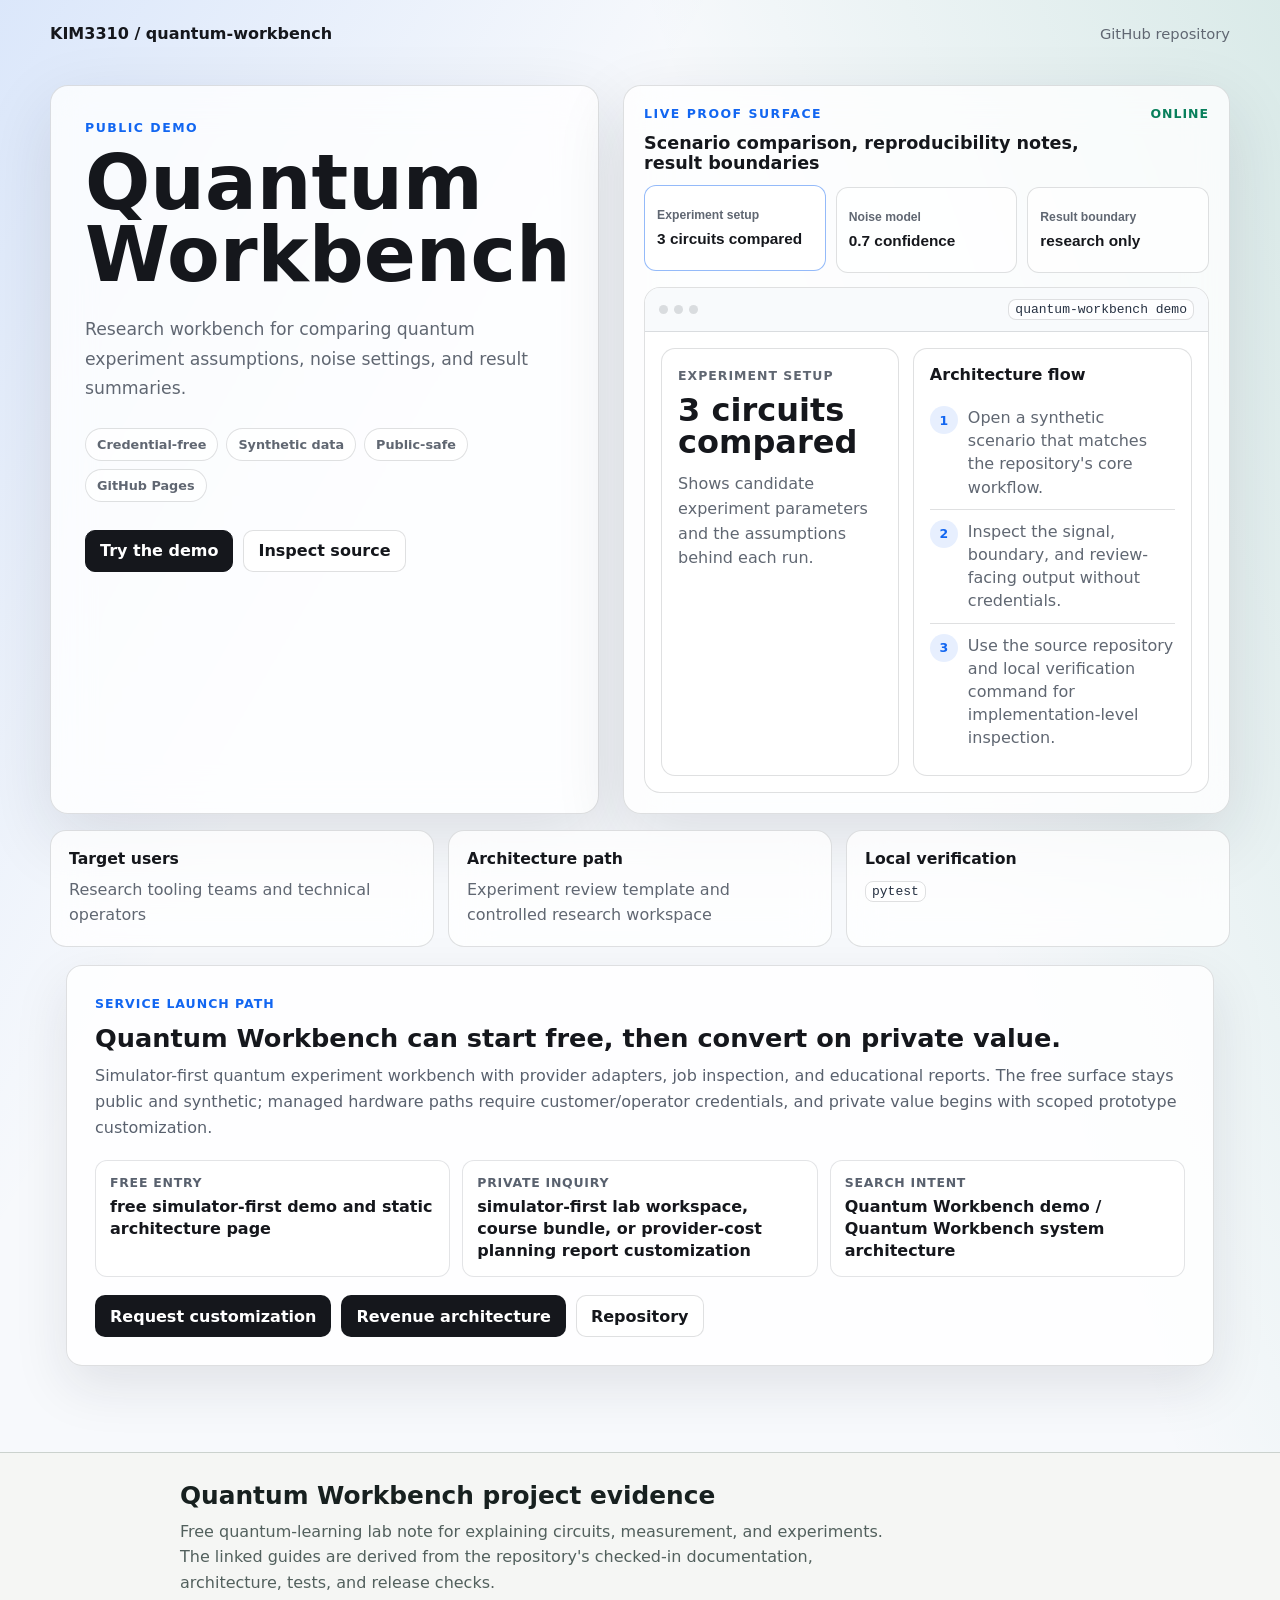
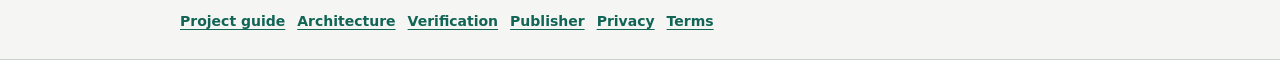
<file: site/index.html>
<!doctype html>
<html lang="en">
<head>
  <meta charset="utf-8" />
  <meta name="viewport" content="width=device-width, initial-scale=1" />
  <title>Quantum Workbench | experiment provider adapters job inspection</title>
  <meta name="description" content="Quantum Workbench: simulator-first quantum experiment review surface with provider adapters, job inspection, and educational reports. Hardware routes are credentialed and operator-gated." />
  <meta name="google-adsense-account" content="ca-pub-4973160293737562" />
  <style>
    :root {
      color-scheme: light;
      --ink: #15171c;
      --muted: #606772;
      --line: rgba(28, 35, 48, 0.14);
      --panel: rgba(255, 255, 255, 0.78);
      --panel-strong: rgba(255, 255, 255, 0.92);
      --blue: #1266f1;
      --green: #087f5b;
      --amber: #b7791f;
      --rose: #b42318;
      --shadow: 0 24px 70px rgba(25, 34, 51, 0.12);
    }
    * { box-sizing: border-box; }
    body {
      margin: 0;
      min-height: 100vh;
      font-family: Inter, ui-sans-serif, system-ui, -apple-system, BlinkMacSystemFont, "Segoe UI", sans-serif;
      color: var(--ink);
      background:
        linear-gradient(120deg, rgba(18, 102, 241, 0.12), transparent 32%),
        linear-gradient(250deg, rgba(8, 127, 91, 0.12), transparent 34%),
        #f7f9fc;
    }
    a { color: inherit; }
    .shell { width: min(1180px, calc(100% - 32px)); margin: 0 auto; padding: 24px 0 44px; }
    .nav { display: flex; align-items: center; justify-content: space-between; gap: 16px; margin-bottom: 42px; }
    .brand { font-weight: 850; letter-spacing: 0; }
    .nav a { color: var(--muted); text-decoration: none; font-size: 0.92rem; }
    .hero { display: grid; grid-template-columns: minmax(0, 0.95fr) minmax(360px, 1.05fr); gap: 24px; align-items: stretch; }
    .copy, .demo-panel, .metric, .timeline, .notice {
      border: 1px solid var(--line);
      background: var(--panel);
      box-shadow: var(--shadow);
      backdrop-filter: blur(20px);
    }
    .copy { padding: 34px; border-radius: 18px; }
    .eyebrow { margin: 0 0 12px; color: var(--blue); font-size: 0.78rem; font-weight: 850; text-transform: uppercase; letter-spacing: 0.12em; }
    h1 { margin: 0; font-size: clamp(2.5rem, 6vw, 5.8rem); line-height: 0.94; letter-spacing: 0; }
    .lede { margin: 24px 0 0; color: var(--muted); font-size: 1.08rem; line-height: 1.7; }
    .quick { display: flex; flex-wrap: wrap; gap: 8px; margin-top: 24px; }
    .quick span { border: 1px solid var(--line); border-radius: 999px; padding: 8px 11px; background: rgba(255,255,255,0.72); color: var(--muted); font-size: 0.8rem; font-weight: 760; }
    .actions { display: flex; flex-wrap: wrap; gap: 10px; margin-top: 28px; }
    .actions a { min-height: 42px; display: inline-flex; align-items: center; border-radius: 10px; padding: 0 14px; text-decoration: none; font-weight: 780; border: 1px solid var(--line); background: rgba(255,255,255,0.82); }
    .actions a.primary { background: var(--ink); color: white; border-color: var(--ink); }
    .demo-panel { min-height: 560px; border-radius: 18px; padding: 20px; display: grid; grid-template-rows: auto auto 1fr; gap: 14px; }
    .panel-top { display: flex; justify-content: space-between; gap: 16px; align-items: flex-start; }
    .panel-top h2 { margin: 0; font-size: 1.1rem; }
    .status { color: var(--green); font-size: 0.78rem; font-weight: 850; text-transform: uppercase; letter-spacing: 0.08em; }
    .scenario-grid { display: grid; grid-template-columns: repeat(3, minmax(0, 1fr)); gap: 10px; }
    .scenario-button { min-width: 0; min-height: 86px; border: 1px solid var(--line); border-radius: 12px; padding: 12px; background: rgba(255,255,255,0.64); color: var(--ink); text-align: left; cursor: pointer; transition: transform 160ms ease, border-color 160ms ease, background 160ms ease; }
    .scenario-button:hover, .scenario-button.active { transform: translateY(-2px); border-color: rgba(18,102,241,0.45); background: rgba(255,255,255,0.94); }
    .scenario-button span, .scenario-button strong { display: block; overflow-wrap: anywhere; }
    .scenario-button span { color: var(--muted); font-size: 0.76rem; font-weight: 780; }
    .scenario-button strong { margin-top: 8px; font-size: 0.96rem; }
    .screen { border: 1px solid var(--line); border-radius: 16px; background: var(--panel-strong); overflow: hidden; display: grid; grid-template-rows: auto 1fr; }
    .screen-bar { min-height: 44px; display: flex; align-items: center; justify-content: space-between; gap: 12px; padding: 0 14px; border-bottom: 1px solid var(--line); background: rgba(248,250,252,0.9); }
    .dots { display: inline-flex; gap: 6px; }
    .dots i { width: 9px; height: 9px; border-radius: 999px; display: block; background: var(--line); }
    .demo-body { display: grid; grid-template-columns: 0.92fr 1.08fr; gap: 14px; padding: 16px; }
    .metric { border-radius: 14px; padding: 16px; box-shadow: none; }
    .metric span { color: var(--muted); font-size: 0.78rem; font-weight: 800; text-transform: uppercase; letter-spacing: 0.08em; }
    .metric strong { display: block; margin-top: 10px; font-size: 2rem; line-height: 1; }
    .metric p { color: var(--muted); line-height: 1.55; margin: 14px 0 0; }
    .timeline { border-radius: 14px; padding: 16px; box-shadow: none; }
    .timeline h3 { margin: 0 0 12px; font-size: 1rem; }
    .step { display: grid; grid-template-columns: 28px 1fr; gap: 10px; padding: 10px 0; border-top: 1px solid var(--line); }
    .step:first-of-type { border-top: 0; }
    .step b { width: 28px; height: 28px; border-radius: 999px; display: inline-flex; align-items: center; justify-content: center; background: rgba(18,102,241,0.1); color: var(--blue); font-size: 0.78rem; }
    .step span { color: var(--muted); line-height: 1.45; }
    .below { display: grid; grid-template-columns: repeat(3, minmax(0, 1fr)); gap: 14px; margin-top: 16px; }
    .notice { border-radius: 16px; padding: 18px; box-shadow: none; }
    .notice h3 { margin: 0; font-size: 0.98rem; }
    .notice p { margin: 10px 0 0; color: var(--muted); line-height: 1.55; }
    code { border: 1px solid var(--line); border-radius: 8px; padding: 2px 6px; background: rgba(255,255,255,0.78); color: #263142; }
    @media (max-width: 920px) {
      .hero, .demo-body, .below { grid-template-columns: 1fr; }
      .scenario-grid { grid-template-columns: 1fr; }
      .copy { padding: 24px; }
      .demo-panel { min-height: auto; }
    }
  </style>
  <meta name="robots" content="index,follow,max-image-preview:large" />
  <meta name="keywords" content="quantum-workbench, Quantum, Workbench, quantum, experiment, workbench, provider, adapters, job, inspection, educational, lab, course, bundle, provider-cost, planning, simulator-first, static, architecture, page, tier, Cloudflare, Pages, serverless" />
  <link rel="canonical" href="https://quantum-workbench.pages.dev/" />
  <link rel="privacy-policy" href="privacy.html" />
  <link rel="terms-of-service" href="terms.html" />
  <meta property="og:type" content="website" />
  <meta property="og:url" content="https://quantum-workbench.pages.dev/" />
  <meta property="og:title" content="Quantum Workbench" />
  <meta property="og:description" content="Quantum Workbench: simulator-first quantum experiment review surface with provider adapters, job inspection, and educational reports. Hardware routes are credentialed and operator-gated." />
  <meta property="og:site_name" content="Quantum Workbench" />
  <meta name="twitter:card" content="summary_large_image" />
  <meta name="twitter:title" content="Quantum Workbench" />
  <meta name="twitter:description" content="Quantum Workbench: simulator-first quantum experiment review surface with provider adapters, job inspection, and educational reports. Hardware routes are credentialed and operator-gated." />
  <link rel="alternate" type="application/json" title="Service offer" href="service-offer.json" />
<!-- search-growth-jsonld:start -->
<script type="application/ld+json">{"@context":"https://schema.org","@type":"SoftwareApplication","name":"Quantum Workbench","applicationCategory":"EducationalApplication","operatingSystem":"Web, serverless, and local development environments","url":"https://quantum-workbench.pages.dev/","codeRepository":"https://github.com/KIM3310/quantum-workbench","description":"Quantum Workbench: simulator-first quantum experiment workbench with provider adapters, job inspection, and educational reports. Hardware routes require provider credentials and an operator token. Private customization is handled through inquiry, not live checkout.","creator":{"@type":"Person","name":"KIM3310","url":"https://github.com/KIM3310"},"offers":[{"@type":"Offer","name":"free simulator-first demo and static architecture page","price":"0","priceCurrency":"USD","availability":"https://schema.org/InStock","url":"https://quantum-workbench.pages.dev/"},{"@type":"Offer","name":"private prototype customization for simulator-first lab workspaces, course bundles, and provider-cost planning reports","availability":"https://schema.org/LimitedAvailability","url":"https://kim3310-doeon-kim-portfolio.pages.dev/?offer=quantum-workbench&inquiry=consumer-prototype-customization#private-inquiry"}],"isAccessibleForFree":true,"keywords":"quantum-workbench, Quantum, Workbench, quantum, experiment, workbench, provider, adapters, job, inspection, educational, lab, course, bundle, provider-cost, planning, simulator-first, static, architecture, page, tier, Cloudflare, Pages, serverless"}</script>
<!-- search-growth-jsonld:end -->
<style id="search-growth-offer-style">
    .search-growth-offer {
      width: min(1180px, calc(100% - 32px));
      margin: 18px auto 42px;
      padding: clamp(18px, 3vw, 28px);
      border: 1px solid rgba(28, 35, 48, 0.14);
      border-radius: 16px;
      background: rgba(255, 255, 255, 0.82);
      color: #15171c;
      box-shadow: 0 20px 54px rgba(25, 34, 51, 0.10);
    }
    .search-growth-offer p { margin: 0; color: #59616e; line-height: 1.65; }
    .search-growth-offer h2 { margin: 0 0 10px; font-size: clamp(1.35rem, 2vw, 2rem); letter-spacing: 0; }
    .search-growth-offer .offer-kicker {
      margin-bottom: 8px;
      color: #1266f1;
      font-size: 0.78rem;
      font-weight: 850;
      text-transform: uppercase;
      letter-spacing: 0.08em;
    }
    .search-growth-offer .offer-grid {
      display: grid;
      grid-template-columns: repeat(3, minmax(0, 1fr));
      gap: 12px;
      margin: 18px 0;
    }
    .search-growth-offer .offer-grid div {
      min-width: 0;
      padding: 14px;
      border: 1px solid rgba(28, 35, 48, 0.12);
      border-radius: 12px;
      background: rgba(255, 255, 255, 0.72);
    }
    .search-growth-offer .offer-grid span {
      display: block;
      margin-bottom: 6px;
      color: #59616e;
      font-size: 0.78rem;
      font-weight: 800;
      text-transform: uppercase;
      letter-spacing: 0.06em;
    }
    .search-growth-offer .offer-grid strong { display: block; overflow-wrap: anywhere; line-height: 1.38; }
    .search-growth-offer .offer-actions { display: flex; flex-wrap: wrap; gap: 10px; margin-top: 18px; }
    .search-growth-offer .offer-actions a {
      min-height: 42px;
      display: inline-flex;
      align-items: center;
      justify-content: center;
      border: 1px solid rgba(28, 35, 48, 0.14);
      border-radius: 10px;
      padding: 0 14px;
      text-decoration: none;
      font-weight: 780;
      background: #15171c;
      color: white;
    }
    .search-growth-offer .offer-actions a.secondary { background: white; color: #15171c; }
    @media (max-width: 720px) {
      .search-growth-offer .offer-grid { grid-template-columns: 1fr; }
      .search-growth-offer .offer-actions a { width: 100%; }
    }
  </style>
</head>
<body>
  <main class="shell">
    <nav class="nav" aria-label="Repository links">
      <div class="brand">KIM3310 / quantum-workbench</div>
      <a href="https://github.com/KIM3310/quantum-workbench">GitHub repository</a>
    </nav>

    <section class="hero">
      <div class="copy">
        <p class="eyebrow">Public demo</p>
        <h1>Quantum Workbench</h1>
        <p class="lede">Research workbench for comparing quantum experiment assumptions, noise settings, and result summaries.</p>
        <div class="quick" aria-label="Demo facts">
          <span>Credential-free</span>
          <span>Synthetic data</span>
          <span>Public-safe</span>
          <span>GitHub Pages</span>
        </div>
        <div class="actions">
          <a class="primary" href="#demo">Try the demo</a>
          <a href="https://github.com/KIM3310/quantum-workbench">Inspect source</a>
        </div>
      </div>

      <section class="demo-panel" id="demo" aria-label="Interactive demo">
        <div class="panel-top">
          <div>
            <p class="eyebrow">Live proof surface</p>
            <h2>Scenario comparison, reproducibility notes, result boundaries</h2>
          </div>
          <div class="status">online</div>
        </div>
        <div class="scenario-grid" aria-label="Demo scenarios">
          <button class="scenario-button active" type="button" data-index="0" aria-pressed="true"><span>Experiment setup</span><strong>3 circuits compared</strong></button>
          <button class="scenario-button" type="button" data-index="1" aria-pressed="false"><span>Noise model</span><strong>0.7 confidence</strong></button>
          <button class="scenario-button" type="button" data-index="2" aria-pressed="false"><span>Result boundary</span><strong>research only</strong></button>
        </div>
        <div class="screen">
          <div class="screen-bar">
            <span class="dots" aria-hidden="true"><i></i><i></i><i></i></span>
            <code>quantum-workbench demo</code>
          </div>
          <div class="demo-body">
            <article class="metric">
              <span id="scenario-title">Experiment setup</span>
              <strong id="scenario-metric">3 circuits compared</strong>
              <p id="scenario-detail">Shows candidate experiment parameters and the assumptions behind each run.</p>
            </article>
            <article class="timeline">
              <h3>Architecture flow</h3>
              <div class="step"><b>1</b><span>Open a synthetic scenario that matches the repository's core workflow.</span></div>
              <div class="step"><b>2</b><span>Inspect the signal, boundary, and review-facing output without credentials.</span></div>
              <div class="step"><b>3</b><span>Use the source repository and local verification command for implementation-level inspection.</span></div>
            </article>
          </div>
        </div>
      </section>
    </section>

    <section class="below" aria-label="Architecture details">
      <article class="notice">
        <h3>Target users</h3>
        <p>Research tooling teams and technical operators</p>
      </article>
      <article class="notice">
        <h3>Architecture path</h3>
        <p>Experiment review template and controlled research workspace</p>
      </article>
      <article class="notice">
        <h3>Local verification</h3>
        <p><code>pytest</code></p>
      </article>
    </section>
  <!-- search-growth-offer:start -->
<section class="search-growth-offer" aria-labelledby="search-growth-offer-title">
  <p class="offer-kicker">Service launch path</p>
  <h2 id="search-growth-offer-title">Quantum Workbench can start free, then convert on private value.</h2>
  <p>Simulator-first quantum experiment workbench with provider adapters, job inspection, and educational reports. The free surface stays public and synthetic; managed hardware paths require customer/operator credentials, and private value begins with scoped prototype customization.</p>
  <div class="offer-grid" aria-label="Free and paid service boundaries">
    <div><span>Free entry</span><strong>free simulator-first demo and static architecture page</strong></div>
    <div><span>Private inquiry</span><strong>simulator-first lab workspace, course bundle, or provider-cost planning report customization</strong></div>
    <div><span>Search intent</span><strong>Quantum Workbench demo / Quantum Workbench system architecture</strong></div>
  </div>
  <div class="offer-actions">
    <a href="https://kim3310-doeon-kim-portfolio.pages.dev/?offer=quantum-workbench&inquiry=consumer-prototype-customization#private-inquiry">Request customization</a>
    <a href="https://github.com/KIM3310/quantum-workbench/blob/main/docs/revenue-architecture.md" target="_blank" rel="noopener noreferrer">Revenue architecture</a>
    <a class="secondary" href="https://github.com/KIM3310/quantum-workbench" target="_blank" rel="noopener noreferrer">Repository</a>
  </div>
</section>
<!-- search-growth-offer:end -->
</main>

  <script>
    const scenarios = [{"title":"Experiment setup","metric":"3 circuits compared","detail":"Shows candidate experiment parameters and the assumptions behind each run."},{"title":"Noise model","metric":"0.7 confidence","detail":"Demonstrates how noise assumptions change confidence and interpretation."},{"title":"Result boundary","metric":"research only","detail":"Keeps exploratory results clearly separated from production claims."}];
    const buttons = Array.from(document.querySelectorAll('.scenario-button'));
    const title = document.getElementById('scenario-title');
    const metric = document.getElementById('scenario-metric');
    const detail = document.getElementById('scenario-detail');
    buttons.forEach((button) => {
      button.addEventListener('click', () => {
        const index = Number(button.dataset.index);
        const scenario = scenarios[index];
        buttons.forEach((item) => {
          item.classList.toggle('active', item === button);
          item.setAttribute('aria-pressed', item === button ? 'true' : 'false');
        });
        title.textContent = scenario.title;
        metric.textContent = scenario.metric;
        detail.textContent = scenario.detail;
      });
    });
  </script>
<!-- adsense-publication-nav:start -->
<style id="adsense-publication-nav-style">
  .adsense-publication-nav { margin: 0; border-top: 1px solid #cbd2ce; border-bottom: 1px solid #cbd2ce; background: #f5f6f4; color: #17201f; }
  .adsense-publication-nav__inner { width: min(920px, calc(100% - 32px)); margin: 0 auto; padding: 28px 0; }
  .adsense-publication-nav h2 { margin: 0 0 8px; font: 750 1.55rem/1.2 system-ui, sans-serif; letter-spacing: 0; }
  .adsense-publication-nav p { max-width: 72ch; margin: 0; color: #52605d; font: 16px/1.6 system-ui, sans-serif; }
  .adsense-publication-nav nav { display: flex; flex-wrap: wrap; gap: 12px; margin-top: 16px; }
  .adsense-publication-nav a { color: #126455; font: 700 14px/1.4 system-ui, sans-serif; text-underline-offset: 3px; }
</style>
<section class="adsense-publication-nav" aria-labelledby="adsense-publication-nav-title">
  <div class="adsense-publication-nav__inner">
    <h2 id="adsense-publication-nav-title">Quantum Workbench project evidence</h2>
    <p>Free quantum-learning lab note for explaining circuits, measurement, and experiments. The linked guides are derived from the repository's checked-in documentation, architecture, tests, and release checks.</p>
    <nav aria-label="Project evidence and policies"><a href="/guide">Project guide</a><a href="/architecture">Architecture</a><a href="/verification">Verification</a><a href="/publisher">Publisher</a><a href="/privacy">Privacy</a><a href="/terms">Terms</a></nav>
  </div>
</section>
<!-- adsense-publication-nav:end -->
</body>
</html>
</file>
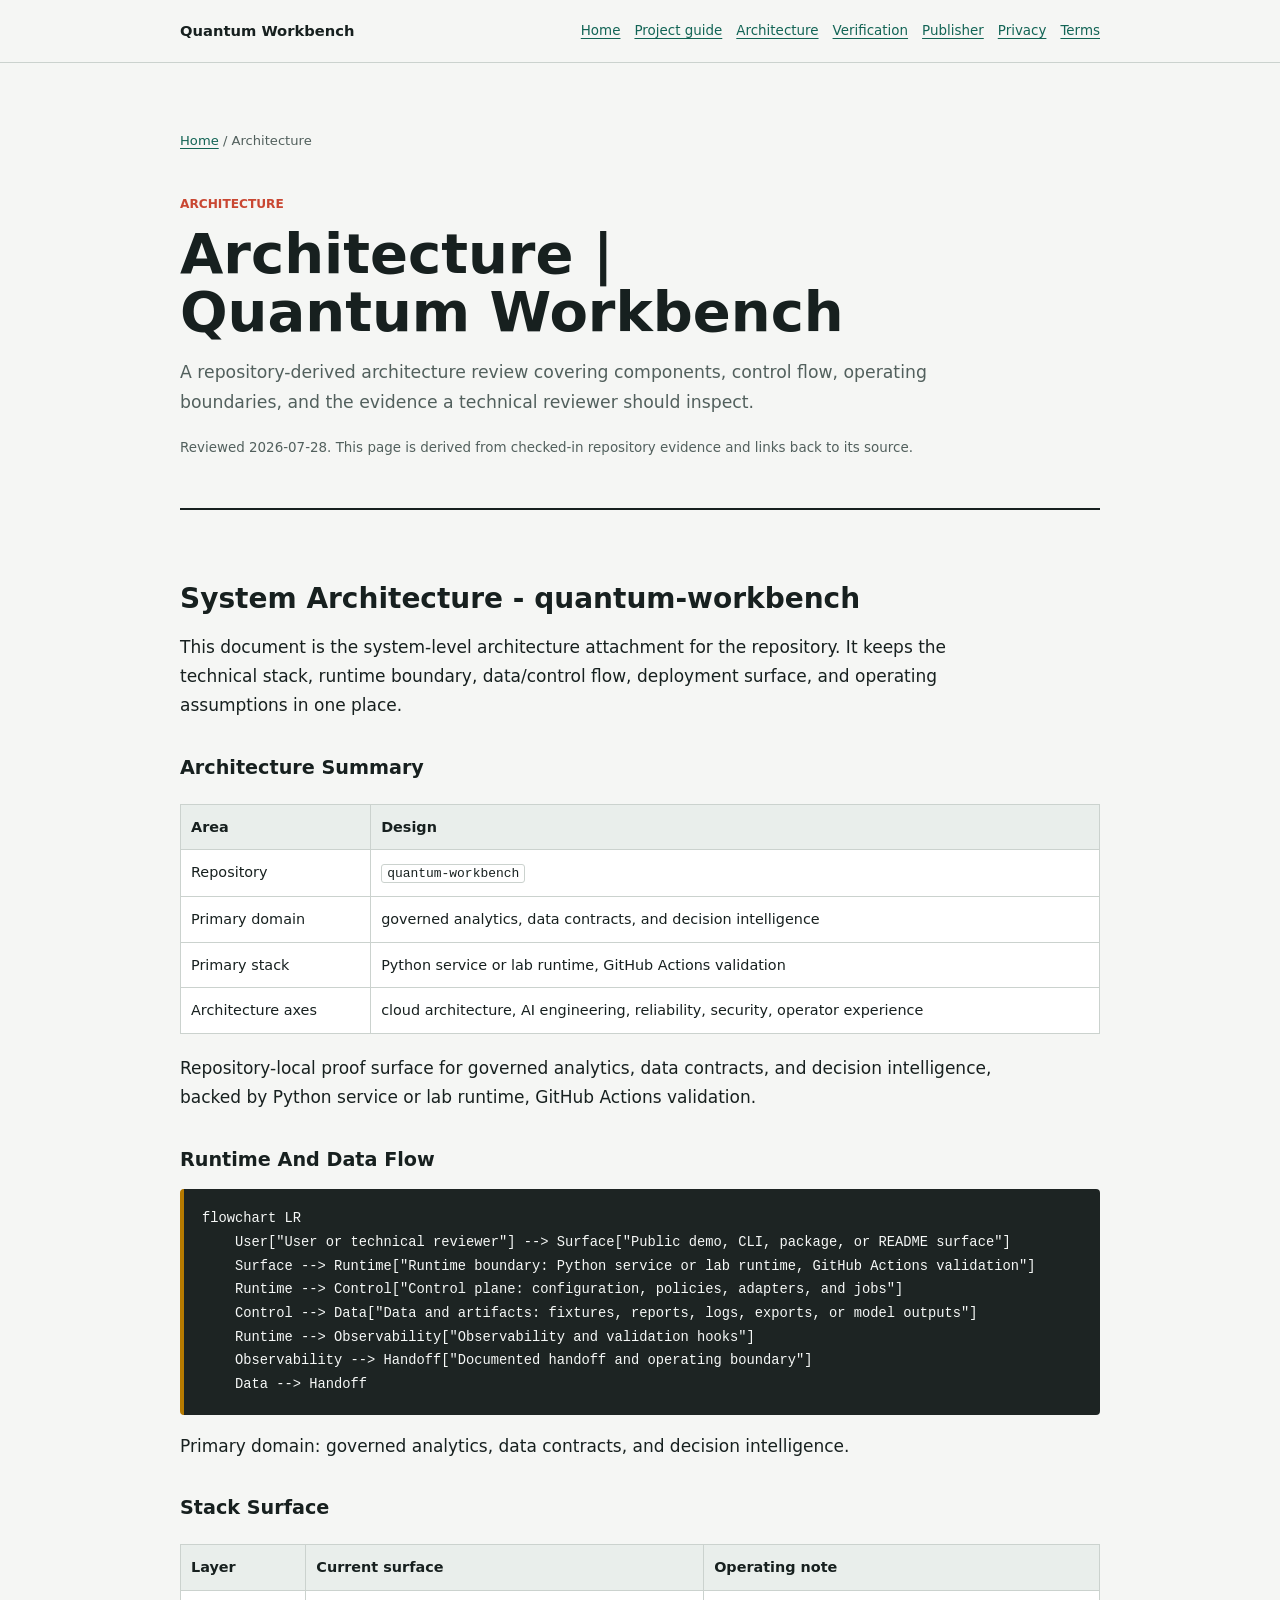
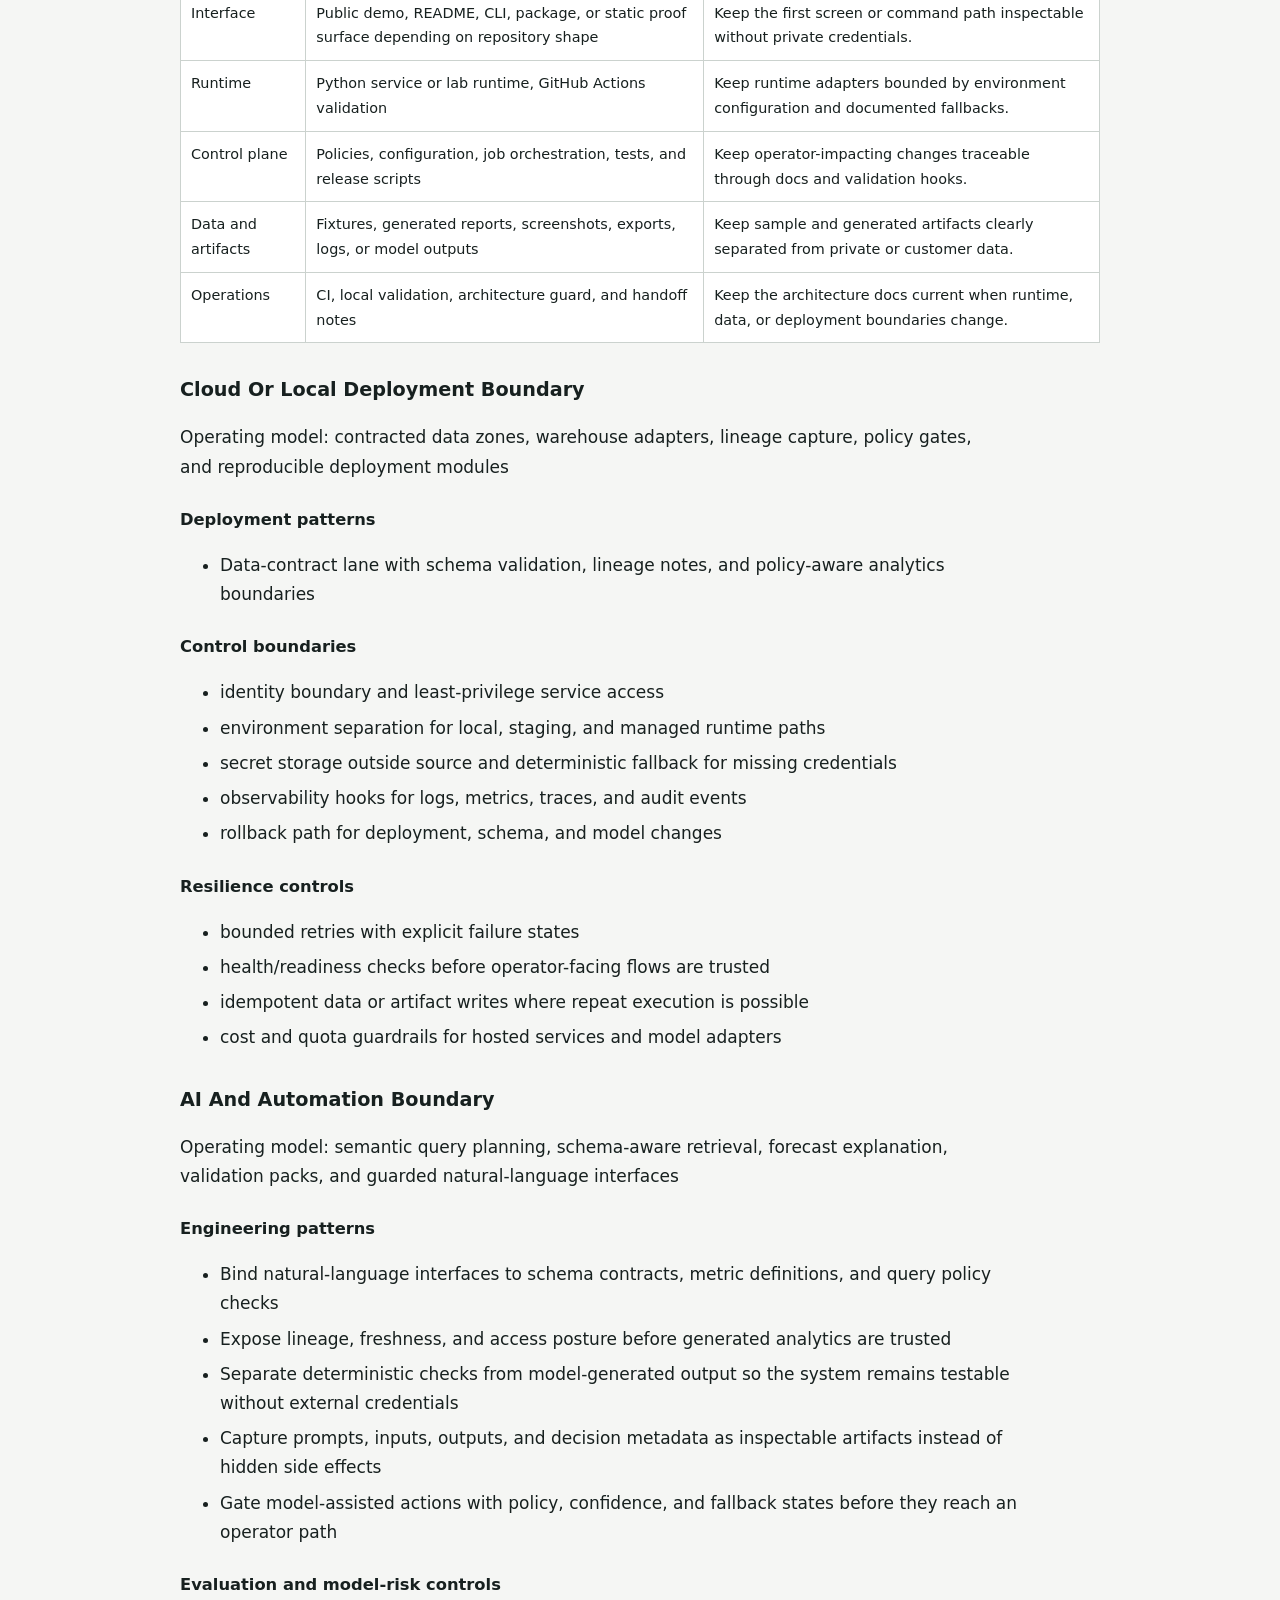
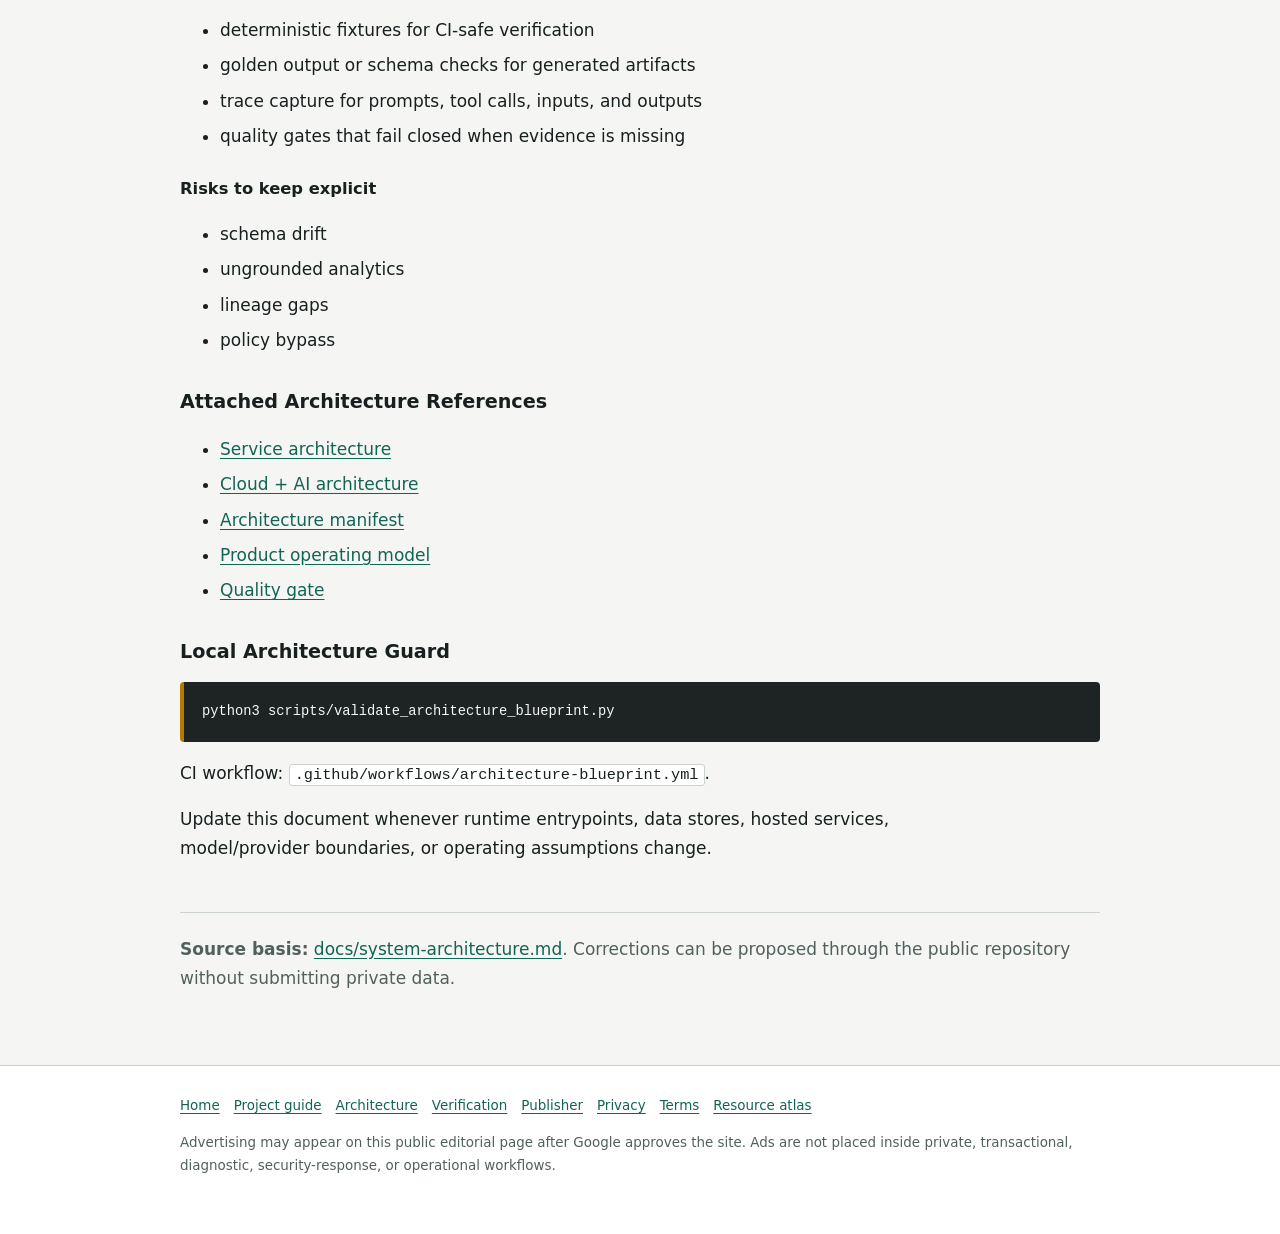
<file: site/architecture.html>
<!doctype html>
<html lang="en">
<head>
  <meta charset="utf-8">
  <meta name="viewport" content="width=device-width, initial-scale=1">
  <title>Architecture | Quantum Workbench</title>
  <meta name="description" content="Source-backed architecture, boundaries, data flow, and failure handling for Quantum Workbench.">
  <meta name="robots" content="index,follow,max-image-preview:large">
  <meta name="google-adsense-account" content="ca-pub-4973160293737562">
  <link rel="canonical" href="https://quantum-workbench.pages.dev/architecture">
  <meta property="og:type" content="article">
  <meta property="og:title" content="Architecture | Quantum Workbench">
  <meta property="og:description" content="Source-backed architecture, boundaries, data flow, and failure handling for Quantum Workbench.">
  <meta property="og:url" content="https://quantum-workbench.pages.dev/architecture">
  <script type="application/ld+json">{"@context":"https://schema.org","@type":"TechArticle","headline":"Architecture | Quantum Workbench","description":"Source-backed architecture, boundaries, data flow, and failure handling for Quantum Workbench.","url":"https://quantum-workbench.pages.dev/architecture","dateModified":"2026-07-28","author":{"@type":"Person","name":"Doeon Kim","alternateName":"KIM3310","url":"https://github.com/KIM3310","sameAs":["https://kim3310-doeon-kim-portfolio.pages.dev","https://www.linkedin.com/in/doeon-kim-4742a2388"]},"publisher":{"@type":"Person","name":"Doeon Kim","alternateName":"KIM3310","url":"https://kim3310-doeon-kim-portfolio.pages.dev","sameAs":["https://github.com/KIM3310","https://www.linkedin.com/in/doeon-kim-4742a2388"]},"isAccessibleForFree":true}</script>
  <script async src="https://pagead2.googlesyndication.com/pagead/js/adsbygoogle.js?client=ca-pub-4973160293737562" crossorigin="anonymous"></script>
  <style>
    :root { color-scheme: light; --ink: #17201f; --muted: #52605d; --line: #cbd2ce; --paper: #ffffff; --ground: #f5f6f4; --green: #126455; --coral: #c94732; --gold: #b67a00; }
    * { box-sizing: border-box; }
    html { scroll-behavior: smooth; }
    body { margin: 0; background: var(--ground); color: var(--ink); font: 17px/1.72 Inter, ui-sans-serif, system-ui, -apple-system, BlinkMacSystemFont, "Segoe UI", sans-serif; }
    a { color: var(--green); text-underline-offset: 3px; }
    .site-header { border-bottom: 1px solid var(--line); background: rgba(245, 246, 244, .97); }
    .site-nav, .article-shell, .site-footer-inner { width: min(920px, calc(100% - 32px)); margin: 0 auto; }
    .site-nav { min-height: 62px; display: flex; align-items: center; justify-content: space-between; gap: 20px; }
    .site-nav strong { font-size: .92rem; }
    .nav-links { display: flex; flex-wrap: wrap; gap: 14px; font-size: .84rem; }
    .article-shell { padding: 54px 0 72px; }
    .breadcrumbs { color: var(--muted); font-size: .82rem; }
    .article-intro { padding: 28px 0 36px; border-bottom: 2px solid var(--ink); }
    .kicker { color: var(--coral); font-size: .76rem; font-weight: 800; text-transform: uppercase; }
    h1 { margin: 10px 0 16px; max-width: 18ch; font-size: 3.5rem; line-height: 1.04; letter-spacing: 0; overflow-wrap: anywhere; }
    .lede { max-width: 68ch; color: var(--muted); font-size: 1.08rem; }
    .review-note { margin-top: 18px; color: var(--muted); font-size: .84rem; }
    article { padding-top: 24px; }
    article h2 { margin: 42px 0 12px; padding-top: 6px; font-size: 1.75rem; line-height: 1.2; letter-spacing: 0; }
    article h3 { margin: 30px 0 8px; font-size: 1.2rem; letter-spacing: 0; }
    article h4 { margin: 24px 0 6px; font-size: 1.02rem; letter-spacing: 0; }
    article p, article li { max-width: 76ch; }
    article li + li { margin-top: 6px; }
    pre { max-width: 100%; overflow: auto; border-left: 4px solid var(--gold); background: #1d2423; color: #f6f8f7; padding: 18px; border-radius: 4px; font-size: .86rem; }
    code { overflow-wrap: anywhere; }
    :not(pre) > code { border: 1px solid var(--line); background: var(--paper); padding: 1px 5px; border-radius: 3px; font-size: .9em; }
    .table-scroll { overflow-x: auto; margin: 20px 0; }
    table { width: 100%; border-collapse: collapse; background: var(--paper); font-size: .9rem; }
    th, td { border: 1px solid var(--line); padding: 10px; text-align: left; vertical-align: top; }
    th { background: #e9eeeb; }
    .boundary-note { margin: 30px 0 4px; border-left: 4px solid var(--coral); background: var(--paper); padding: 18px; }
    .source-basis { margin-top: 48px; border-top: 1px solid var(--line); padding-top: 22px; color: var(--muted); }
    .site-footer { border-top: 1px solid var(--line); background: var(--paper); }
    .site-footer-inner { padding: 28px 0 44px; color: var(--muted); font-size: .84rem; }
    .site-footer-links { display: flex; flex-wrap: wrap; gap: 14px; margin-bottom: 12px; }
    @media (max-width: 720px) {
      .site-nav { align-items: flex-start; flex-direction: column; padding: 14px 0; }
      .article-shell { padding-top: 32px; }
      h1 { font-size: 2.35rem; }
    }
  </style>
</head>
<body data-ad-surface="editorial">
  <header class="site-header">
    <nav class="site-nav" aria-label="Primary">
      <strong>Quantum Workbench</strong>
      <div class="nav-links"><a href="/">Home</a><a href="/guide">Project guide</a><a href="/architecture">Architecture</a><a href="/verification">Verification</a><a href="/publisher">Publisher</a><a href="/privacy">Privacy</a><a href="/terms">Terms</a></div>
    </nav>
  </header>
  <main class="article-shell">
    <p class="breadcrumbs"><a href="/">Home</a> / Architecture</p>
    <header class="article-intro">
      <div class="kicker">Architecture</div>
      <h1>Architecture | Quantum Workbench</h1>
      <p class="lede">A repository-derived architecture review covering components, control flow, operating boundaries, and the evidence a technical reviewer should inspect.</p>
      <p class="review-note">Reviewed 2026-07-28. This page is derived from checked-in repository evidence and links back to its source.</p>
    </header>

    <article><h2>System Architecture - quantum-workbench</h2>
<p>This document is the system-level architecture attachment for the repository. It keeps the technical stack, runtime boundary, data/control flow, deployment surface, and operating assumptions in one place.</p>
<h3>Architecture Summary</h3>
<div class="table-scroll"><table><thead><tr><th>Area</th><th>Design</th></tr></thead><tbody><tr><td>Repository</td><td><code>quantum-workbench</code></td></tr><tr><td>Primary domain</td><td>governed analytics, data contracts, and decision intelligence</td></tr><tr><td>Primary stack</td><td>Python service or lab runtime, GitHub Actions validation</td></tr><tr><td>Architecture axes</td><td>cloud architecture, AI engineering, reliability, security, operator experience</td></tr></tbody></table></div>
<p>Repository-local proof surface for governed analytics, data contracts, and decision intelligence, backed by Python service or lab runtime, GitHub Actions validation.</p>
<h3>Runtime And Data Flow</h3>
<pre><code>flowchart LR
    User[&quot;User or technical reviewer&quot;] --&gt; Surface[&quot;Public demo, CLI, package, or README surface&quot;]
    Surface --&gt; Runtime[&quot;Runtime boundary: Python service or lab runtime, GitHub Actions validation&quot;]
    Runtime --&gt; Control[&quot;Control plane: configuration, policies, adapters, and jobs&quot;]
    Control --&gt; Data[&quot;Data and artifacts: fixtures, reports, logs, exports, or model outputs&quot;]
    Runtime --&gt; Observability[&quot;Observability and validation hooks&quot;]
    Observability --&gt; Handoff[&quot;Documented handoff and operating boundary&quot;]
    Data --&gt; Handoff</code></pre>
<p>Primary domain: governed analytics, data contracts, and decision intelligence.</p>
<h3>Stack Surface</h3>
<div class="table-scroll"><table><thead><tr><th>Layer</th><th>Current surface</th><th>Operating note</th></tr></thead><tbody><tr><td>Interface</td><td>Public demo, README, CLI, package, or static proof surface depending on repository shape</td><td>Keep the first screen or command path inspectable without private credentials.</td></tr><tr><td>Runtime</td><td>Python service or lab runtime, GitHub Actions validation</td><td>Keep runtime adapters bounded by environment configuration and documented fallbacks.</td></tr><tr><td>Control plane</td><td>Policies, configuration, job orchestration, tests, and release scripts</td><td>Keep operator-impacting changes traceable through docs and validation hooks.</td></tr><tr><td>Data and artifacts</td><td>Fixtures, generated reports, screenshots, exports, logs, or model outputs</td><td>Keep sample and generated artifacts clearly separated from private or customer data.</td></tr><tr><td>Operations</td><td>CI, local validation, architecture guard, and handoff notes</td><td>Keep the architecture docs current when runtime, data, or deployment boundaries change.</td></tr></tbody></table></div>
<h3>Cloud Or Local Deployment Boundary</h3>
<p>Operating model: contracted data zones, warehouse adapters, lineage capture, policy gates, and reproducible deployment modules</p>
<h4>Deployment patterns</h4>
<ul><li>Data-contract lane with schema validation, lineage notes, and policy-aware analytics boundaries</li></ul>
<h4>Control boundaries</h4>
<ul><li>identity boundary and least-privilege service access</li><li>environment separation for local, staging, and managed runtime paths</li><li>secret storage outside source and deterministic fallback for missing credentials</li><li>observability hooks for logs, metrics, traces, and audit events</li><li>rollback path for deployment, schema, and model changes</li></ul>
<h4>Resilience controls</h4>
<ul><li>bounded retries with explicit failure states</li><li>health/readiness checks before operator-facing flows are trusted</li><li>idempotent data or artifact writes where repeat execution is possible</li><li>cost and quota guardrails for hosted services and model adapters</li></ul>
<h3>AI And Automation Boundary</h3>
<p>Operating model: semantic query planning, schema-aware retrieval, forecast explanation, validation packs, and guarded natural-language interfaces</p>
<h4>Engineering patterns</h4>
<ul><li>Bind natural-language interfaces to schema contracts, metric definitions, and query policy checks</li><li>Expose lineage, freshness, and access posture before generated analytics are trusted</li><li>Separate deterministic checks from model-generated output so the system remains testable without external credentials</li><li>Capture prompts, inputs, outputs, and decision metadata as inspectable artifacts instead of hidden side effects</li><li>Gate model-assisted actions with policy, confidence, and fallback states before they reach an operator path</li></ul>
<h4>Evaluation and model-risk controls</h4>
<ul><li>deterministic fixtures for CI-safe verification</li><li>golden output or schema checks for generated artifacts</li><li>trace capture for prompts, tool calls, inputs, and outputs</li><li>quality gates that fail closed when evidence is missing</li></ul>
<h4>Risks to keep explicit</h4>
<ul><li>schema drift</li><li>ungrounded analytics</li><li>lineage gaps</li><li>policy bypass</li></ul>
<h3>Attached Architecture References</h3>
<ul><li><a href="https://github.com/KIM3310/quantum-workbench/blob/main/docs/service-architecture.md" rel="noopener">Service architecture</a></li><li><a href="https://github.com/KIM3310/quantum-workbench/blob/main/docs/cloud-ai-architecture.md" rel="noopener">Cloud + AI architecture</a></li><li><a href="https://github.com/KIM3310/quantum-workbench/blob/main/docs/architecture/blueprint.json" rel="noopener">Architecture manifest</a></li><li><a href="https://github.com/KIM3310/quantum-workbench/blob/main/docs/product-operating-model.md" rel="noopener">Product operating model</a></li><li><a href="https://github.com/KIM3310/quantum-workbench/blob/main/docs/quality-gate.md" rel="noopener">Quality gate</a></li></ul>
<h3>Local Architecture Guard</h3>
<pre><code>python3 scripts/validate_architecture_blueprint.py</code></pre>
<p>CI workflow: <code>.github/workflows/architecture-blueprint.yml</code>.</p>
<p>Update this document whenever runtime entrypoints, data stores, hosted services, model/provider boundaries, or operating assumptions change.</p></article>
    <aside class="source-basis">
      <strong>Source basis:</strong> <a href="https://github.com/KIM3310/quantum-workbench/blob/main/docs/system-architecture.md" rel="noopener">docs/system-architecture.md</a>. Corrections can be proposed through the public repository without submitting private data.
    </aside>
  </main>
  <footer class="site-footer">
    <div class="site-footer-inner">
      <div class="site-footer-links"><a href="/">Home</a><a href="/guide">Project guide</a><a href="/architecture">Architecture</a><a href="/verification">Verification</a><a href="/publisher">Publisher</a><a href="/privacy">Privacy</a><a href="/terms">Terms</a><a href="https://kim3310-doeon-kim-portfolio.pages.dev/">Resource atlas</a></div>
      <p>Advertising may appear on this public editorial page after Google approves the site. Ads are not placed inside private, transactional, diagnostic, security-response, or operational workflows.</p>
    </div>
  </footer>
</body>
</html>
</file>
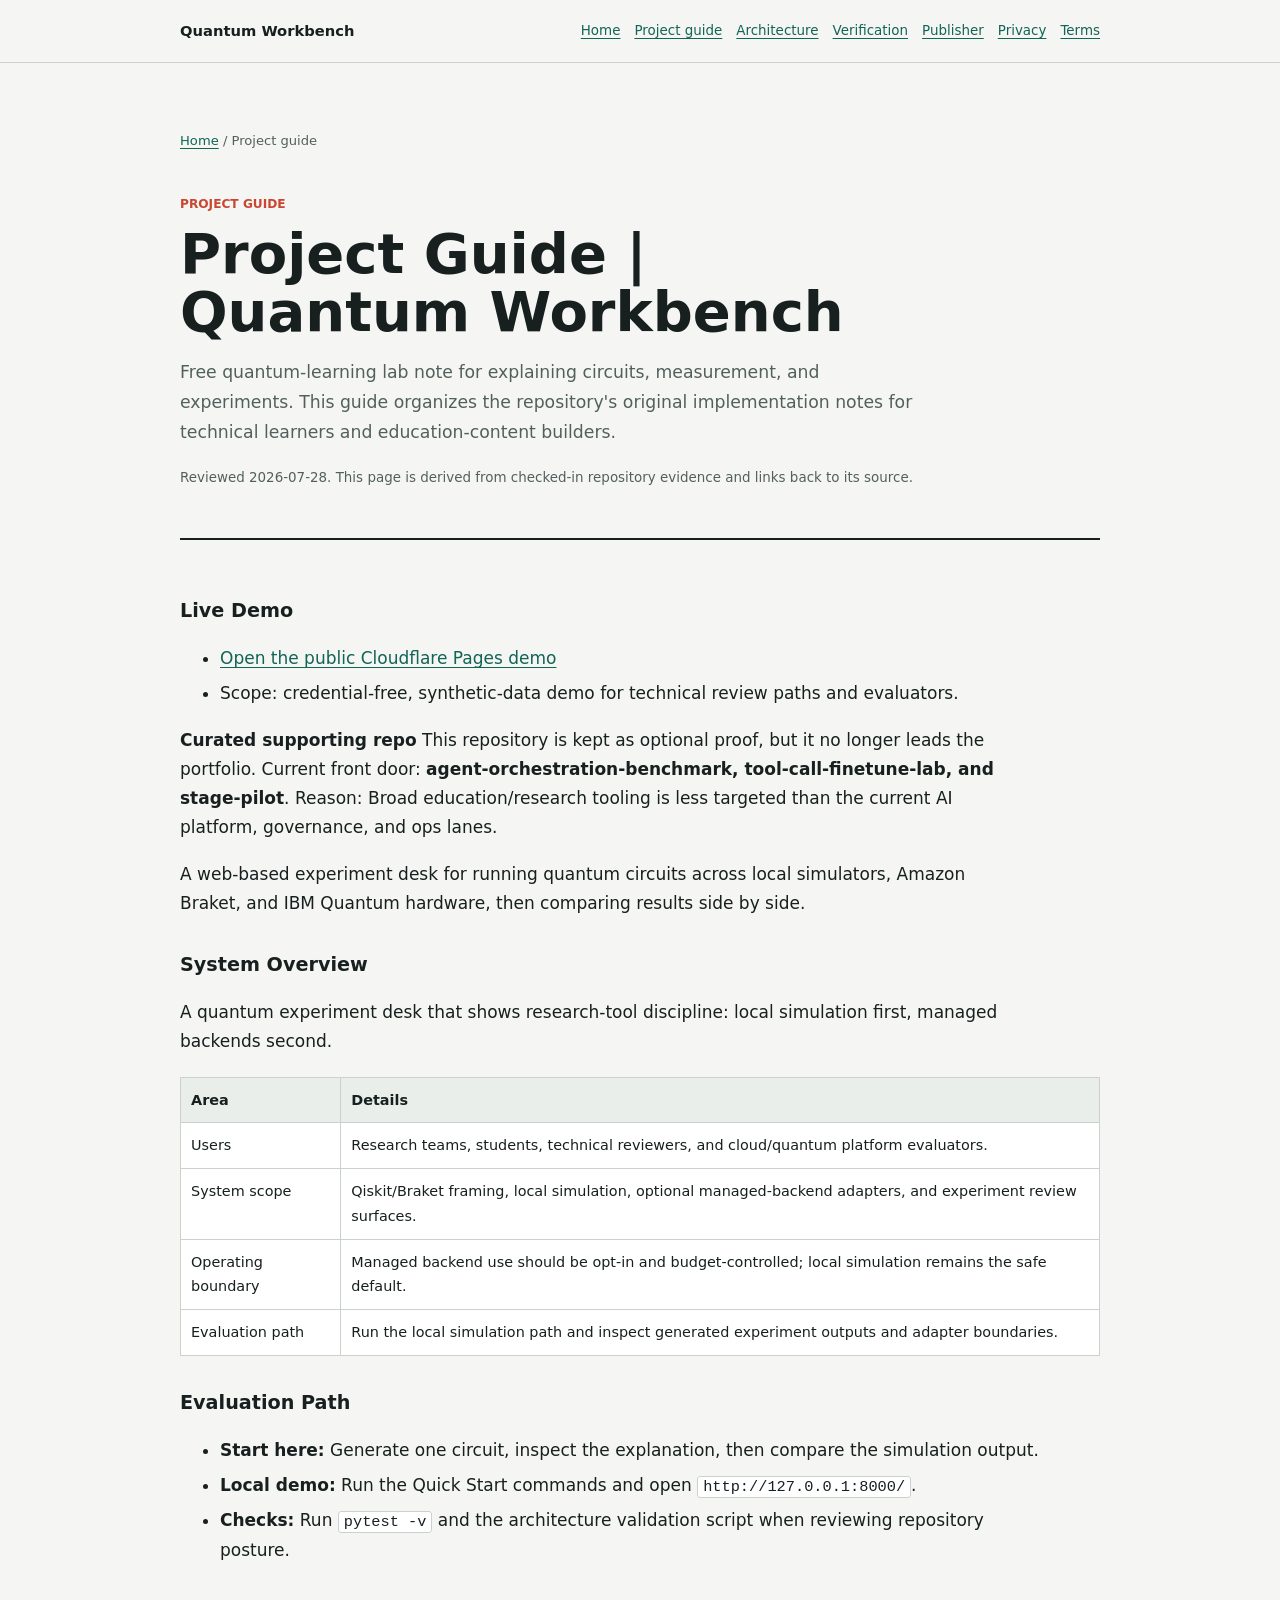
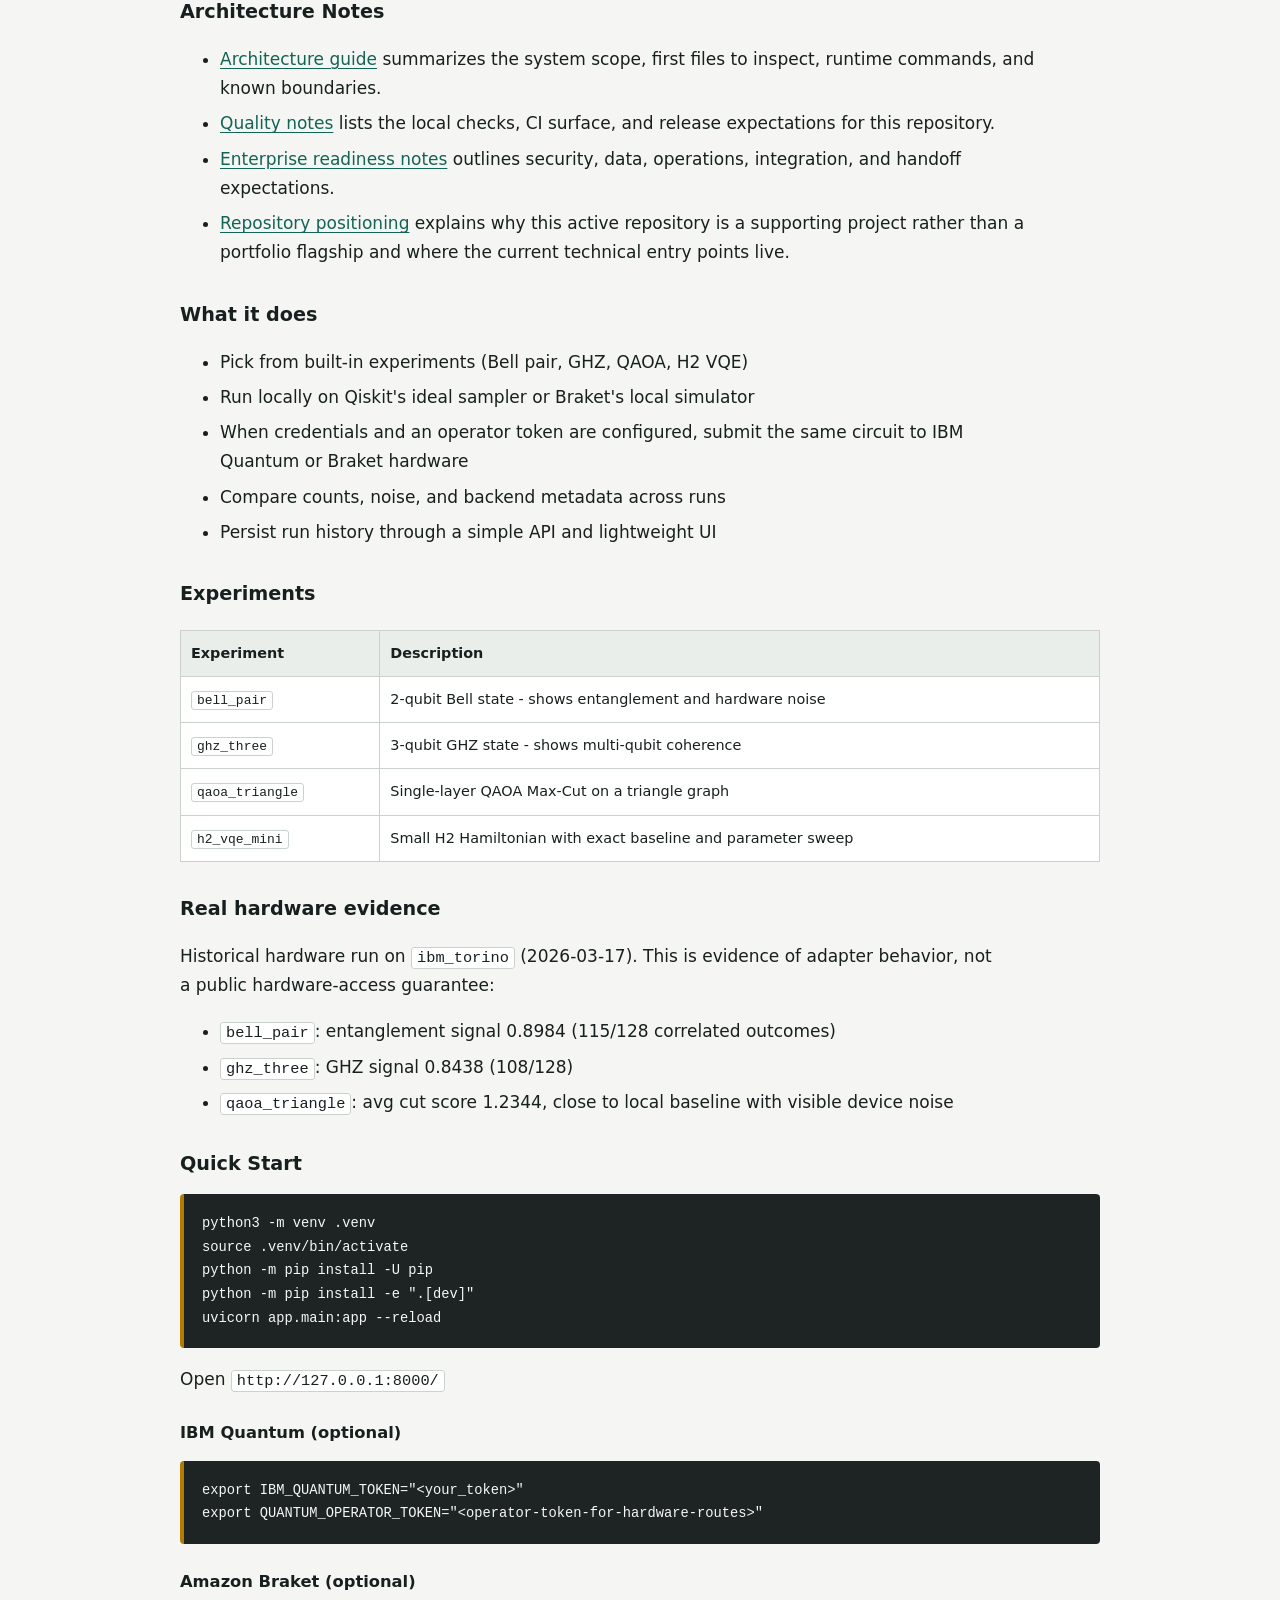
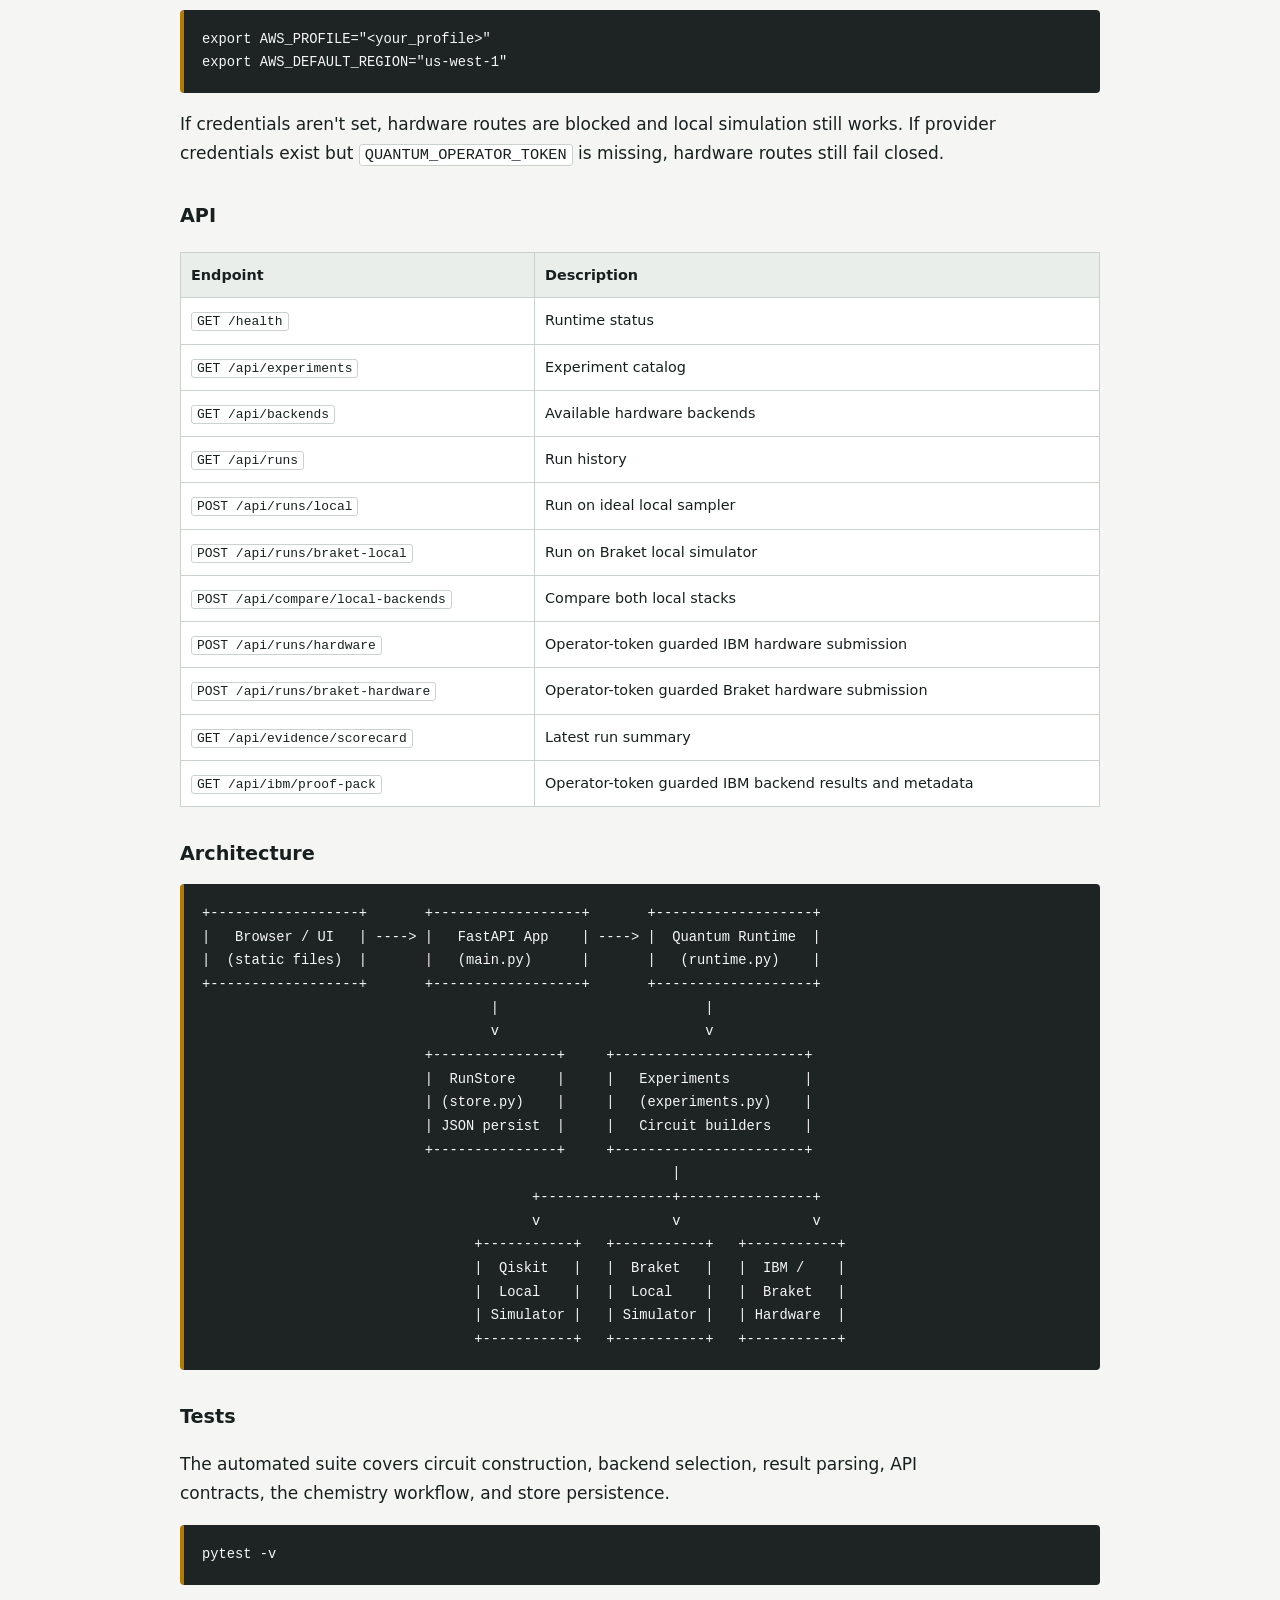
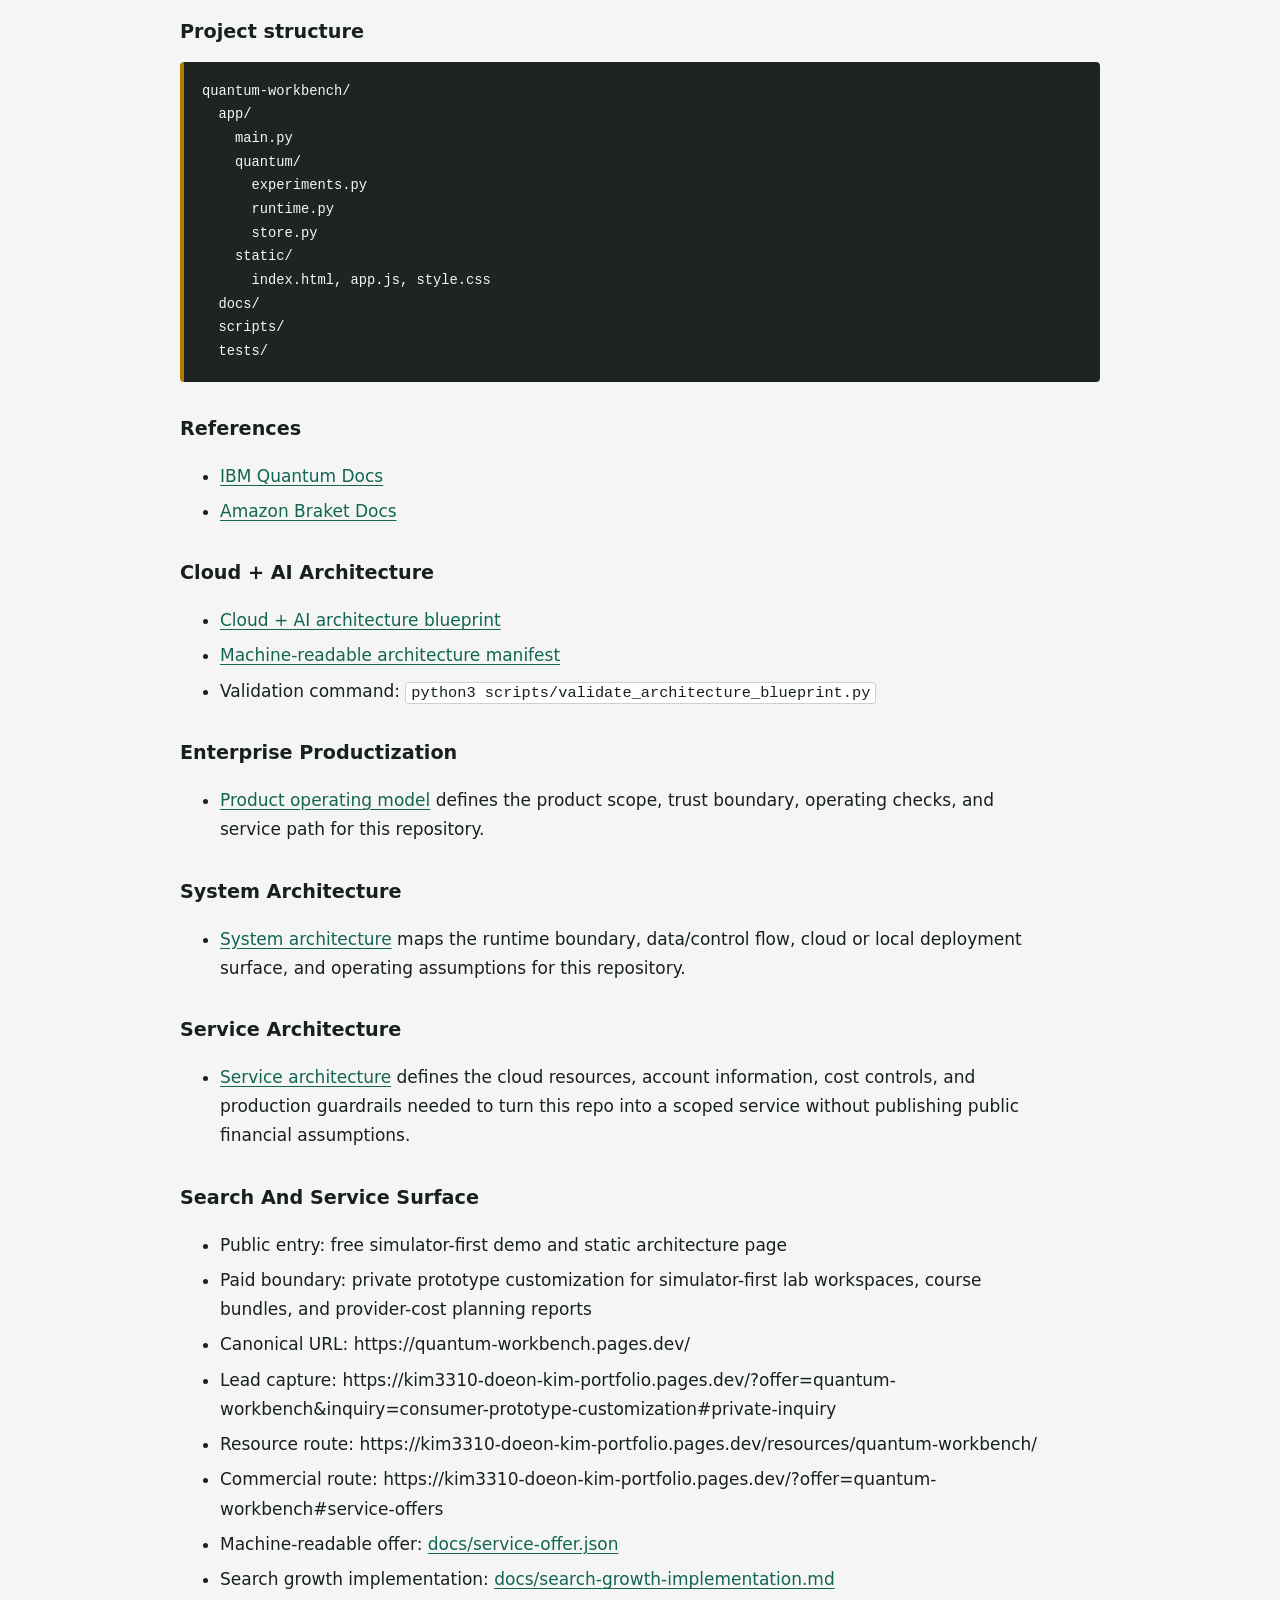
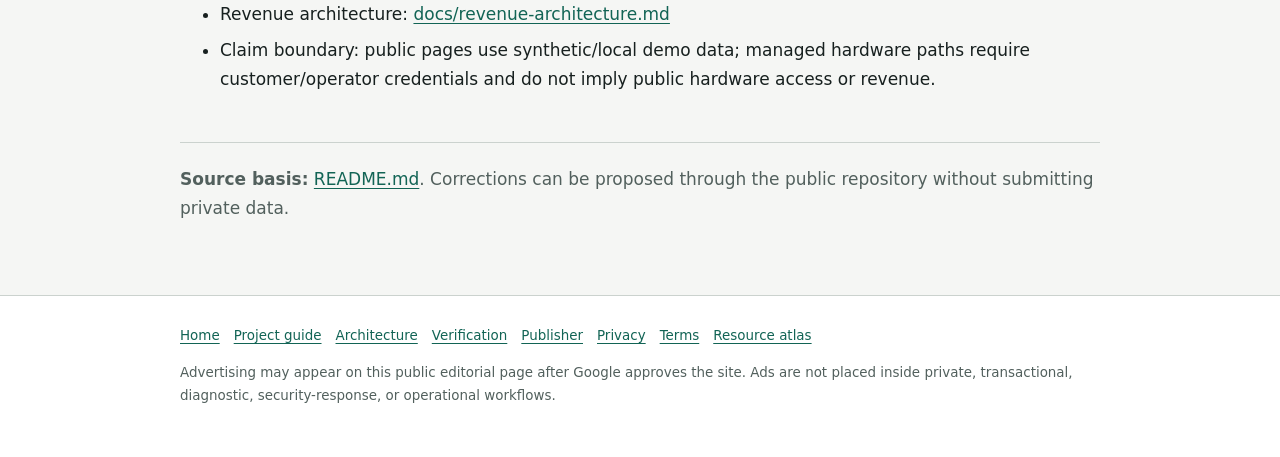
<file: site/guide.html>
<!doctype html>
<html lang="en">
<head>
  <meta charset="utf-8">
  <meta name="viewport" content="width=device-width, initial-scale=1">
  <title>Project Guide | Quantum Workbench</title>
  <meta name="description" content="Free quantum-learning lab note for explaining circuits, measurement, and experiments. Source-backed guide for technical learners and education-content…">
  <meta name="robots" content="index,follow,max-image-preview:large">
  <meta name="google-adsense-account" content="ca-pub-4973160293737562">
  <link rel="canonical" href="https://quantum-workbench.pages.dev/guide">
  <meta property="og:type" content="article">
  <meta property="og:title" content="Project Guide | Quantum Workbench">
  <meta property="og:description" content="Free quantum-learning lab note for explaining circuits, measurement, and experiments. Source-backed guide for technical learners and education-content builders.">
  <meta property="og:url" content="https://quantum-workbench.pages.dev/guide">
  <script type="application/ld+json">{"@context":"https://schema.org","@type":"TechArticle","headline":"Project Guide | Quantum Workbench","description":"Free quantum-learning lab note for explaining circuits, measurement, and experiments. Source-backed guide for technical learners and education-content builders.","url":"https://quantum-workbench.pages.dev/guide","dateModified":"2026-07-28","author":{"@type":"Person","name":"Doeon Kim","alternateName":"KIM3310","url":"https://github.com/KIM3310","sameAs":["https://kim3310-doeon-kim-portfolio.pages.dev","https://www.linkedin.com/in/doeon-kim-4742a2388"]},"publisher":{"@type":"Person","name":"Doeon Kim","alternateName":"KIM3310","url":"https://kim3310-doeon-kim-portfolio.pages.dev","sameAs":["https://github.com/KIM3310","https://www.linkedin.com/in/doeon-kim-4742a2388"]},"isAccessibleForFree":true}</script>
  <script async src="https://pagead2.googlesyndication.com/pagead/js/adsbygoogle.js?client=ca-pub-4973160293737562" crossorigin="anonymous"></script>
  <style>
    :root { color-scheme: light; --ink: #17201f; --muted: #52605d; --line: #cbd2ce; --paper: #ffffff; --ground: #f5f6f4; --green: #126455; --coral: #c94732; --gold: #b67a00; }
    * { box-sizing: border-box; }
    html { scroll-behavior: smooth; }
    body { margin: 0; background: var(--ground); color: var(--ink); font: 17px/1.72 Inter, ui-sans-serif, system-ui, -apple-system, BlinkMacSystemFont, "Segoe UI", sans-serif; }
    a { color: var(--green); text-underline-offset: 3px; }
    .site-header { border-bottom: 1px solid var(--line); background: rgba(245, 246, 244, .97); }
    .site-nav, .article-shell, .site-footer-inner { width: min(920px, calc(100% - 32px)); margin: 0 auto; }
    .site-nav { min-height: 62px; display: flex; align-items: center; justify-content: space-between; gap: 20px; }
    .site-nav strong { font-size: .92rem; }
    .nav-links { display: flex; flex-wrap: wrap; gap: 14px; font-size: .84rem; }
    .article-shell { padding: 54px 0 72px; }
    .breadcrumbs { color: var(--muted); font-size: .82rem; }
    .article-intro { padding: 28px 0 36px; border-bottom: 2px solid var(--ink); }
    .kicker { color: var(--coral); font-size: .76rem; font-weight: 800; text-transform: uppercase; }
    h1 { margin: 10px 0 16px; max-width: 18ch; font-size: 3.5rem; line-height: 1.04; letter-spacing: 0; overflow-wrap: anywhere; }
    .lede { max-width: 68ch; color: var(--muted); font-size: 1.08rem; }
    .review-note { margin-top: 18px; color: var(--muted); font-size: .84rem; }
    article { padding-top: 24px; }
    article h2 { margin: 42px 0 12px; padding-top: 6px; font-size: 1.75rem; line-height: 1.2; letter-spacing: 0; }
    article h3 { margin: 30px 0 8px; font-size: 1.2rem; letter-spacing: 0; }
    article h4 { margin: 24px 0 6px; font-size: 1.02rem; letter-spacing: 0; }
    article p, article li { max-width: 76ch; }
    article li + li { margin-top: 6px; }
    pre { max-width: 100%; overflow: auto; border-left: 4px solid var(--gold); background: #1d2423; color: #f6f8f7; padding: 18px; border-radius: 4px; font-size: .86rem; }
    code { overflow-wrap: anywhere; }
    :not(pre) > code { border: 1px solid var(--line); background: var(--paper); padding: 1px 5px; border-radius: 3px; font-size: .9em; }
    .table-scroll { overflow-x: auto; margin: 20px 0; }
    table { width: 100%; border-collapse: collapse; background: var(--paper); font-size: .9rem; }
    th, td { border: 1px solid var(--line); padding: 10px; text-align: left; vertical-align: top; }
    th { background: #e9eeeb; }
    .boundary-note { margin: 30px 0 4px; border-left: 4px solid var(--coral); background: var(--paper); padding: 18px; }
    .source-basis { margin-top: 48px; border-top: 1px solid var(--line); padding-top: 22px; color: var(--muted); }
    .site-footer { border-top: 1px solid var(--line); background: var(--paper); }
    .site-footer-inner { padding: 28px 0 44px; color: var(--muted); font-size: .84rem; }
    .site-footer-links { display: flex; flex-wrap: wrap; gap: 14px; margin-bottom: 12px; }
    @media (max-width: 720px) {
      .site-nav { align-items: flex-start; flex-direction: column; padding: 14px 0; }
      .article-shell { padding-top: 32px; }
      h1 { font-size: 2.35rem; }
    }
  </style>
</head>
<body data-ad-surface="editorial">
  <header class="site-header">
    <nav class="site-nav" aria-label="Primary">
      <strong>Quantum Workbench</strong>
      <div class="nav-links"><a href="/">Home</a><a href="/guide">Project guide</a><a href="/architecture">Architecture</a><a href="/verification">Verification</a><a href="/publisher">Publisher</a><a href="/privacy">Privacy</a><a href="/terms">Terms</a></div>
    </nav>
  </header>
  <main class="article-shell">
    <p class="breadcrumbs"><a href="/">Home</a> / Project guide</p>
    <header class="article-intro">
      <div class="kicker">Project guide</div>
      <h1>Project Guide | Quantum Workbench</h1>
      <p class="lede">Free quantum-learning lab note for explaining circuits, measurement, and experiments. This guide organizes the repository&#039;s original implementation notes for technical learners and education-content builders.</p>
      <p class="review-note">Reviewed 2026-07-28. This page is derived from checked-in repository evidence and links back to its source.</p>
    </header>

    <article><h3>Live Demo</h3>
<ul><li><a href="https://quantum-workbench.pages.dev/" rel="noopener">Open the public Cloudflare Pages demo</a></li><li>Scope: credential-free, synthetic-data demo for technical review paths and evaluators.</li></ul>
<p><strong>Curated supporting repo</strong> This repository is kept as optional proof, but it no longer leads the portfolio. Current front door: <strong>agent-orchestration-benchmark, tool-call-finetune-lab, and stage-pilot</strong>. Reason: Broad education/research tooling is less targeted than the current AI platform, governance, and ops lanes.</p>
<p>A web-based experiment desk for running quantum circuits across local simulators, Amazon Braket, and IBM Quantum hardware, then comparing results side by side.</p>
<h3>System Overview</h3>
<p>A quantum experiment desk that shows research-tool discipline: local simulation first, managed backends second.</p>
<div class="table-scroll"><table><thead><tr><th>Area</th><th>Details</th></tr></thead><tbody><tr><td>Users</td><td>Research teams, students, technical reviewers, and cloud/quantum platform evaluators.</td></tr><tr><td>System scope</td><td>Qiskit/Braket framing, local simulation, optional managed-backend adapters, and experiment review surfaces.</td></tr><tr><td>Operating boundary</td><td>Managed backend use should be opt-in and budget-controlled; local simulation remains the safe default.</td></tr><tr><td>Evaluation path</td><td>Run the local simulation path and inspect generated experiment outputs and adapter boundaries.</td></tr></tbody></table></div>
<h3>Evaluation Path</h3>
<ul><li><strong>Start here:</strong> Generate one circuit, inspect the explanation, then compare the simulation output.</li><li><strong>Local demo:</strong> Run the Quick Start commands and open <code>http://127.0.0.1:8000/</code>.</li><li><strong>Checks:</strong> Run <code>pytest -v</code> and the architecture validation script when reviewing repository posture.</li></ul>
<h3>Architecture Notes</h3>
<ul><li><a href="https://github.com/KIM3310/quantum-workbench/blob/main/docs/architecture-evidence-map.md" rel="noopener">Architecture guide</a> summarizes the system scope, first files to inspect, runtime commands, and known boundaries.</li><li><a href="https://github.com/KIM3310/quantum-workbench/blob/main/docs/quality-gate.md" rel="noopener">Quality notes</a> lists the local checks, CI surface, and release expectations for this repository.</li><li><a href="https://github.com/KIM3310/quantum-workbench/blob/main/docs/enterprise-readiness.md" rel="noopener">Enterprise readiness notes</a> outlines security, data, operations, integration, and handoff expectations.</li><li><a href="https://github.com/KIM3310/quantum-workbench/blob/main/docs/repository-positioning.md" rel="noopener">Repository positioning</a> explains why this active repository is a supporting project rather than a portfolio flagship and where the current technical entry points live.</li></ul>
<h3>What it does</h3>
<ul><li>Pick from built-in experiments (Bell pair, GHZ, QAOA, H2 VQE)</li><li>Run locally on Qiskit&#039;s ideal sampler or Braket&#039;s local simulator</li><li>When credentials and an operator token are configured, submit the same circuit to IBM Quantum or Braket hardware</li><li>Compare counts, noise, and backend metadata across runs</li><li>Persist run history through a simple API and lightweight UI</li></ul>
<h3>Experiments</h3>
<div class="table-scroll"><table><thead><tr><th>Experiment</th><th>Description</th></tr></thead><tbody><tr><td><code>bell_pair</code></td><td>2-qubit Bell state - shows entanglement and hardware noise</td></tr><tr><td><code>ghz_three</code></td><td>3-qubit GHZ state - shows multi-qubit coherence</td></tr><tr><td><code>qaoa_triangle</code></td><td>Single-layer QAOA Max-Cut on a triangle graph</td></tr><tr><td><code>h2_vqe_mini</code></td><td>Small H2 Hamiltonian with exact baseline and parameter sweep</td></tr></tbody></table></div>
<h3>Real hardware evidence</h3>
<p>Historical hardware run on <code>ibm_torino</code> (2026-03-17). This is evidence of adapter behavior, not a public hardware-access guarantee:</p>
<ul><li><code>bell_pair</code>: entanglement signal 0.8984 (115/128 correlated outcomes)</li><li><code>ghz_three</code>: GHZ signal 0.8438 (108/128)</li><li><code>qaoa_triangle</code>: avg cut score 1.2344, close to local baseline with visible device noise</li></ul>
<h3>Quick Start</h3>
<pre><code>python3 -m venv .venv
source .venv/bin/activate
python -m pip install -U pip
python -m pip install -e &quot;.[dev]&quot;
uvicorn app.main:app --reload</code></pre>
<p>Open <code>http://127.0.0.1:8000/</code></p>
<h4>IBM Quantum (optional)</h4>
<pre><code>export IBM_QUANTUM_TOKEN=&quot;&lt;your_token&gt;&quot;
export QUANTUM_OPERATOR_TOKEN=&quot;&lt;operator-token-for-hardware-routes&gt;&quot;</code></pre>
<h4>Amazon Braket (optional)</h4>
<pre><code>export AWS_PROFILE=&quot;&lt;your_profile&gt;&quot;
export AWS_DEFAULT_REGION=&quot;us-west-1&quot;</code></pre>
<p>If credentials aren&#039;t set, hardware routes are blocked and local simulation still works. If provider credentials exist but <code>QUANTUM_OPERATOR_TOKEN</code> is missing, hardware routes still fail closed.</p>
<h3>API</h3>
<div class="table-scroll"><table><thead><tr><th>Endpoint</th><th>Description</th></tr></thead><tbody><tr><td><code>GET /health</code></td><td>Runtime status</td></tr><tr><td><code>GET /api/experiments</code></td><td>Experiment catalog</td></tr><tr><td><code>GET /api/backends</code></td><td>Available hardware backends</td></tr><tr><td><code>GET /api/runs</code></td><td>Run history</td></tr><tr><td><code>POST /api/runs/local</code></td><td>Run on ideal local sampler</td></tr><tr><td><code>POST /api/runs/braket-local</code></td><td>Run on Braket local simulator</td></tr><tr><td><code>POST /api/compare/local-backends</code></td><td>Compare both local stacks</td></tr><tr><td><code>POST /api/runs/hardware</code></td><td>Operator-token guarded IBM hardware submission</td></tr><tr><td><code>POST /api/runs/braket-hardware</code></td><td>Operator-token guarded Braket hardware submission</td></tr><tr><td><code>GET /api/evidence/scorecard</code></td><td>Latest run summary</td></tr><tr><td><code>GET /api/ibm/proof-pack</code></td><td>Operator-token guarded IBM backend results and metadata</td></tr></tbody></table></div>
<h3>Architecture</h3>
<pre><code>+------------------+       +------------------+       +-------------------+
|   Browser / UI   | ----&gt; |   FastAPI App    | ----&gt; |  Quantum Runtime  |
|  (static files)  |       |   (main.py)      |       |   (runtime.py)    |
+------------------+       +------------------+       +-------------------+
                                   |                         |
                                   v                         v
                           +---------------+     +-----------------------+
                           |  RunStore     |     |   Experiments         |
                           | (store.py)    |     |   (experiments.py)    |
                           | JSON persist  |     |   Circuit builders    |
                           +---------------+     +-----------------------+
                                                         |
                                        +----------------+----------------+
                                        v                v                v
                                 +-----------+   +-----------+   +-----------+
                                 |  Qiskit   |   |  Braket   |   |  IBM /    |
                                 |  Local    |   |  Local    |   |  Braket   |
                                 | Simulator |   | Simulator |   | Hardware  |
                                 +-----------+   +-----------+   +-----------+</code></pre>
<h3>Tests</h3>
<p>The automated suite covers circuit construction, backend selection, result parsing, API contracts, the chemistry workflow, and store persistence.</p>
<pre><code>pytest -v</code></pre>
<h3>Project structure</h3>
<pre><code>quantum-workbench/
  app/
    main.py
    quantum/
      experiments.py
      runtime.py
      store.py
    static/
      index.html, app.js, style.css
  docs/
  scripts/
  tests/</code></pre>
<h3>References</h3>
<ul><li><a href="https://docs.quantum.ibm.com" rel="noopener">IBM Quantum Docs</a></li><li><a href="https://docs.aws.amazon.com/braket/" rel="noopener">Amazon Braket Docs</a></li></ul>
<h3>Cloud + AI Architecture</h3>
<ul><li><a href="https://github.com/KIM3310/quantum-workbench/blob/main/docs/cloud-ai-architecture.md" rel="noopener">Cloud + AI architecture blueprint</a></li><li><a href="https://github.com/KIM3310/quantum-workbench/blob/main/docs/architecture/blueprint.json" rel="noopener">Machine-readable architecture manifest</a></li><li>Validation command: <code>python3 scripts/validate_architecture_blueprint.py</code></li></ul>
<h3>Enterprise Productization</h3>
<ul><li><a href="https://github.com/KIM3310/quantum-workbench/blob/main/docs/product-operating-model.md" rel="noopener">Product operating model</a> defines the product scope, trust boundary, operating checks, and service path for this repository.</li></ul>
<h3>System Architecture</h3>
<ul><li><a href="https://github.com/KIM3310/quantum-workbench/blob/main/docs/system-architecture.md" rel="noopener">System architecture</a> maps the runtime boundary, data/control flow, cloud or local deployment surface, and operating assumptions for this repository.</li></ul>
<h3>Service Architecture</h3>
<ul><li><a href="https://github.com/KIM3310/quantum-workbench/blob/main/docs/service-architecture.md" rel="noopener">Service architecture</a> defines the cloud resources, account information, cost controls, and production guardrails needed to turn this repo into a scoped service without publishing public financial assumptions.</li></ul>
<h3>Search And Service Surface</h3>
<ul><li>Public entry: free simulator-first demo and static architecture page</li><li>Paid boundary: private prototype customization for simulator-first lab workspaces, course bundles, and provider-cost planning reports</li><li>Canonical URL: https://quantum-workbench.pages.dev/</li><li>Lead capture: https://kim3310-doeon-kim-portfolio.pages.dev/?offer=quantum-workbench&amp;inquiry=consumer-prototype-customization#private-inquiry</li><li>Resource route: https://kim3310-doeon-kim-portfolio.pages.dev/resources/quantum-workbench/</li><li>Commercial route: https://kim3310-doeon-kim-portfolio.pages.dev/?offer=quantum-workbench#service-offers</li><li>Machine-readable offer: <a href="https://github.com/KIM3310/quantum-workbench/blob/main/docs/service-offer.json" rel="noopener">docs/service-offer.json</a></li><li>Search growth implementation: <a href="https://github.com/KIM3310/quantum-workbench/blob/main/docs/search-growth-implementation.md" rel="noopener">docs/search-growth-implementation.md</a></li><li>Revenue architecture: <a href="https://github.com/KIM3310/quantum-workbench/blob/main/docs/revenue-architecture.md" rel="noopener">docs/revenue-architecture.md</a></li><li>Claim boundary: public pages use synthetic/local demo data; managed hardware paths require customer/operator credentials and do not imply public hardware access or revenue.</li></ul></article>
    <aside class="source-basis">
      <strong>Source basis:</strong> <a href="https://github.com/KIM3310/quantum-workbench/blob/main/README.md" rel="noopener">README.md</a>. Corrections can be proposed through the public repository without submitting private data.
    </aside>
  </main>
  <footer class="site-footer">
    <div class="site-footer-inner">
      <div class="site-footer-links"><a href="/">Home</a><a href="/guide">Project guide</a><a href="/architecture">Architecture</a><a href="/verification">Verification</a><a href="/publisher">Publisher</a><a href="/privacy">Privacy</a><a href="/terms">Terms</a><a href="https://kim3310-doeon-kim-portfolio.pages.dev/">Resource atlas</a></div>
      <p>Advertising may appear on this public editorial page after Google approves the site. Ads are not placed inside private, transactional, diagnostic, security-response, or operational workflows.</p>
    </div>
  </footer>
</body>
</html>
</file>
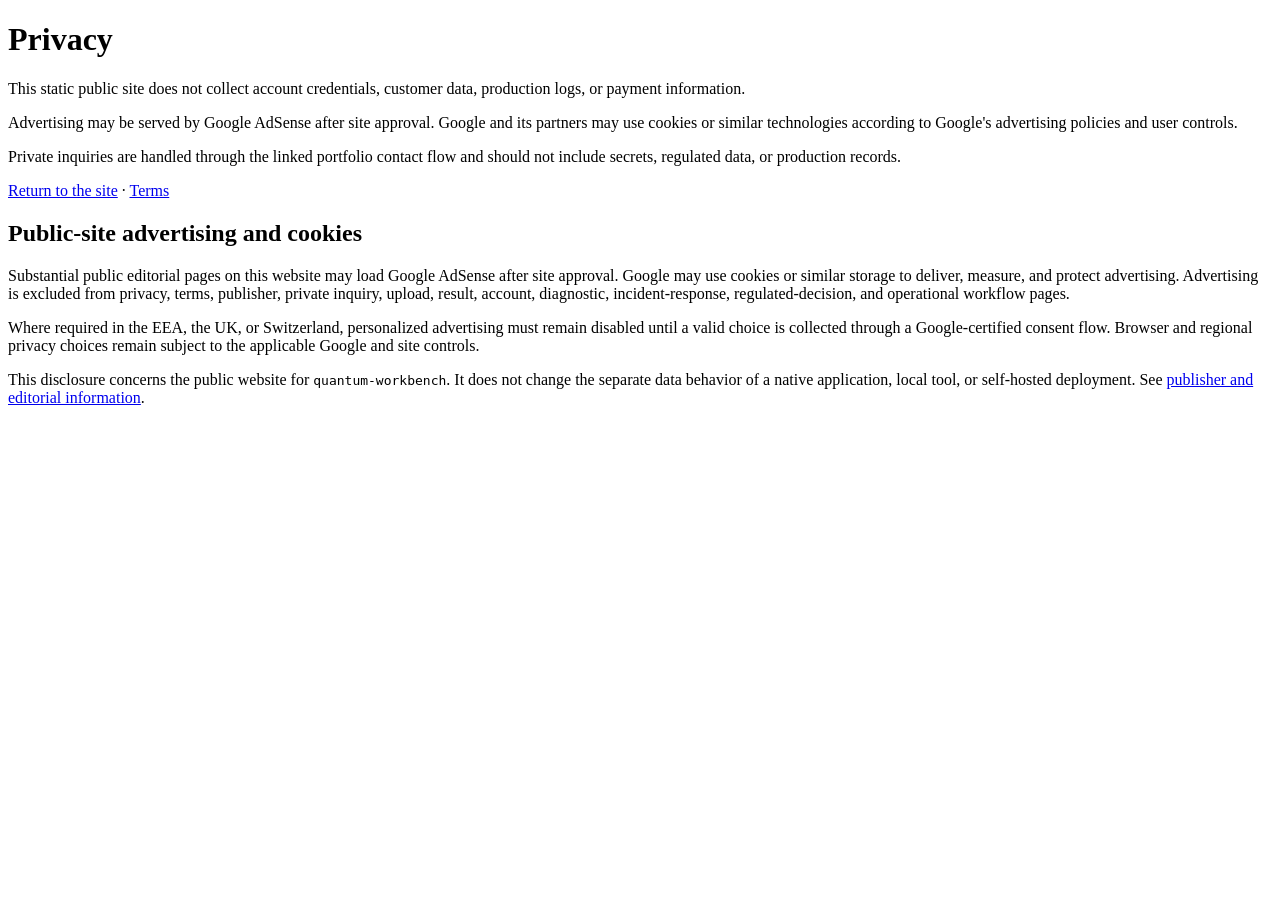
<file: site/privacy.html>
<!doctype html>
<html lang="en">
<head>
  <meta charset="utf-8" />
  <meta name="viewport" content="width=device-width, initial-scale=1" />
  <title>Privacy | Quantum Workbench</title>
  <meta name="robots" content="index,follow" />
  <link rel="canonical" href="https://quantum-workbench.pages.dev/privacy" />
  <meta name="google-adsense-account" content="ca-pub-4973160293737562">
</head>
<body>
  <main>
    <h1>Privacy</h1>
    <p>This static public site does not collect account credentials, customer data, production logs, or payment information.</p>
    <p>Advertising may be served by Google AdSense after site approval. Google and its partners may use cookies or similar technologies according to Google's advertising policies and user controls.</p>
    <p>Private inquiries are handled through the linked portfolio contact flow and should not include secrets, regulated data, or production records.</p>
    <p><a href="./">Return to the site</a> · <a href="terms.html">Terms</a></p>
<!-- adsense-privacy-disclosure:start -->
<section id="advertising-and-cookies">
  <h2>Public-site advertising and cookies</h2>
  <p>Substantial public editorial pages on this website may load Google AdSense after site approval. Google may use cookies or similar storage to deliver, measure, and protect advertising. Advertising is excluded from privacy, terms, publisher, private inquiry, upload, result, account, diagnostic, incident-response, regulated-decision, and operational workflow pages.</p>
  <p>Where required in the EEA, the UK, or Switzerland, personalized advertising must remain disabled until a valid choice is collected through a Google-certified consent flow. Browser and regional privacy choices remain subject to the applicable Google and site controls.</p>
  <p>This disclosure concerns the public website for <code>quantum-workbench</code>. It does not change the separate data behavior of a native application, local tool, or self-hosted deployment. See <a href="/publisher">publisher and editorial information</a>.</p>
</section>
<!-- adsense-privacy-disclosure:end -->
</main>
</body>
</html>
</file>
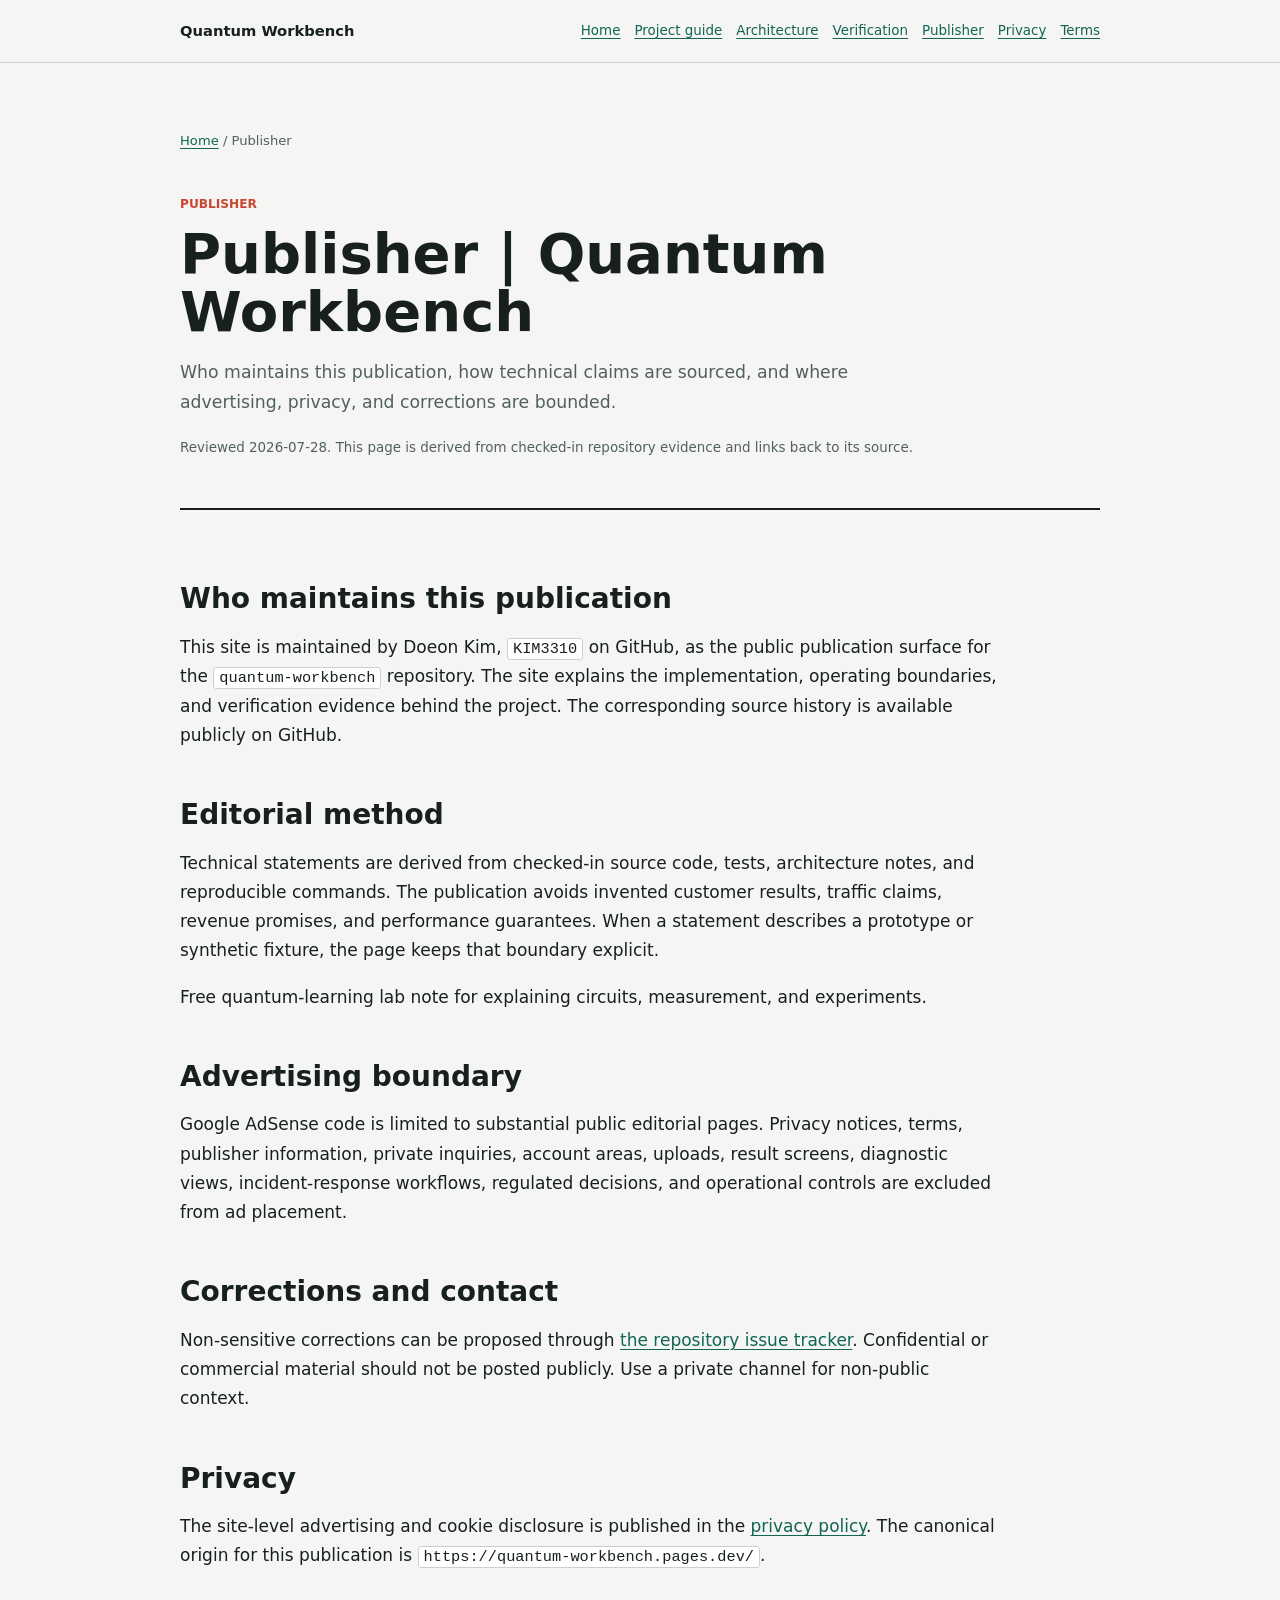
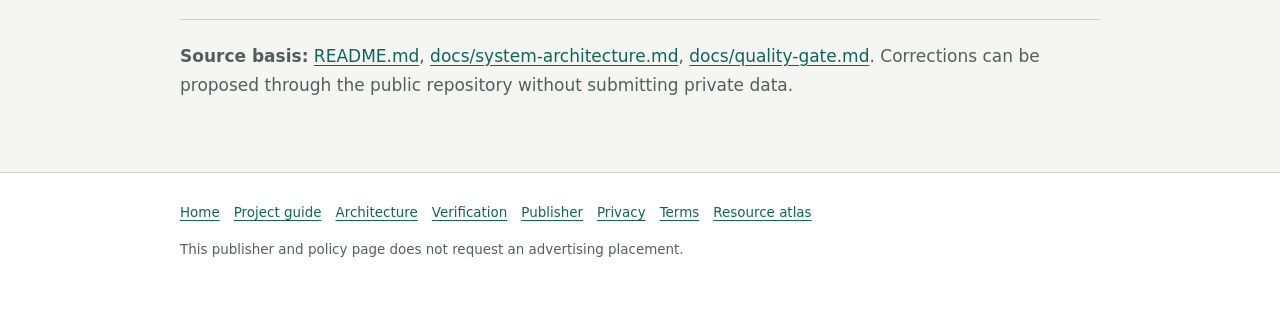
<file: site/publisher.html>
<!doctype html>
<html lang="en">
<head>
  <meta charset="utf-8">
  <meta name="viewport" content="width=device-width, initial-scale=1">
  <title>Publisher | Quantum Workbench</title>
  <meta name="description" content="Publisher identity, editorial method, corrections, privacy, and advertising boundaries for Quantum Workbench.">
  <meta name="robots" content="index,follow,max-image-preview:large">
  <meta name="google-adsense-account" content="ca-pub-4973160293737562">
  <link rel="canonical" href="https://quantum-workbench.pages.dev/publisher">
  <meta property="og:type" content="article">
  <meta property="og:title" content="Publisher | Quantum Workbench">
  <meta property="og:description" content="Publisher identity, editorial method, corrections, privacy, and advertising boundaries for Quantum Workbench.">
  <meta property="og:url" content="https://quantum-workbench.pages.dev/publisher">
  <script type="application/ld+json">{"@context":"https://schema.org","@type":"AboutPage","headline":"Publisher | Quantum Workbench","description":"Publisher identity, editorial method, corrections, privacy, and advertising boundaries for Quantum Workbench.","url":"https://quantum-workbench.pages.dev/publisher","dateModified":"2026-07-28","author":{"@type":"Person","name":"Doeon Kim","alternateName":"KIM3310","url":"https://github.com/KIM3310","sameAs":["https://kim3310-doeon-kim-portfolio.pages.dev","https://www.linkedin.com/in/doeon-kim-4742a2388"]},"publisher":{"@type":"Person","name":"Doeon Kim","alternateName":"KIM3310","url":"https://kim3310-doeon-kim-portfolio.pages.dev","sameAs":["https://github.com/KIM3310","https://www.linkedin.com/in/doeon-kim-4742a2388"]},"isAccessibleForFree":true}</script>
  <style>
    :root { color-scheme: light; --ink: #17201f; --muted: #52605d; --line: #cbd2ce; --paper: #ffffff; --ground: #f5f6f4; --green: #126455; --coral: #c94732; --gold: #b67a00; }
    * { box-sizing: border-box; }
    html { scroll-behavior: smooth; }
    body { margin: 0; background: var(--ground); color: var(--ink); font: 17px/1.72 Inter, ui-sans-serif, system-ui, -apple-system, BlinkMacSystemFont, "Segoe UI", sans-serif; }
    a { color: var(--green); text-underline-offset: 3px; }
    .site-header { border-bottom: 1px solid var(--line); background: rgba(245, 246, 244, .97); }
    .site-nav, .article-shell, .site-footer-inner { width: min(920px, calc(100% - 32px)); margin: 0 auto; }
    .site-nav { min-height: 62px; display: flex; align-items: center; justify-content: space-between; gap: 20px; }
    .site-nav strong { font-size: .92rem; }
    .nav-links { display: flex; flex-wrap: wrap; gap: 14px; font-size: .84rem; }
    .article-shell { padding: 54px 0 72px; }
    .breadcrumbs { color: var(--muted); font-size: .82rem; }
    .article-intro { padding: 28px 0 36px; border-bottom: 2px solid var(--ink); }
    .kicker { color: var(--coral); font-size: .76rem; font-weight: 800; text-transform: uppercase; }
    h1 { margin: 10px 0 16px; max-width: 18ch; font-size: 3.5rem; line-height: 1.04; letter-spacing: 0; overflow-wrap: anywhere; }
    .lede { max-width: 68ch; color: var(--muted); font-size: 1.08rem; }
    .review-note { margin-top: 18px; color: var(--muted); font-size: .84rem; }
    article { padding-top: 24px; }
    article h2 { margin: 42px 0 12px; padding-top: 6px; font-size: 1.75rem; line-height: 1.2; letter-spacing: 0; }
    article h3 { margin: 30px 0 8px; font-size: 1.2rem; letter-spacing: 0; }
    article h4 { margin: 24px 0 6px; font-size: 1.02rem; letter-spacing: 0; }
    article p, article li { max-width: 76ch; }
    article li + li { margin-top: 6px; }
    pre { max-width: 100%; overflow: auto; border-left: 4px solid var(--gold); background: #1d2423; color: #f6f8f7; padding: 18px; border-radius: 4px; font-size: .86rem; }
    code { overflow-wrap: anywhere; }
    :not(pre) > code { border: 1px solid var(--line); background: var(--paper); padding: 1px 5px; border-radius: 3px; font-size: .9em; }
    .table-scroll { overflow-x: auto; margin: 20px 0; }
    table { width: 100%; border-collapse: collapse; background: var(--paper); font-size: .9rem; }
    th, td { border: 1px solid var(--line); padding: 10px; text-align: left; vertical-align: top; }
    th { background: #e9eeeb; }
    .boundary-note { margin: 30px 0 4px; border-left: 4px solid var(--coral); background: var(--paper); padding: 18px; }
    .source-basis { margin-top: 48px; border-top: 1px solid var(--line); padding-top: 22px; color: var(--muted); }
    .site-footer { border-top: 1px solid var(--line); background: var(--paper); }
    .site-footer-inner { padding: 28px 0 44px; color: var(--muted); font-size: .84rem; }
    .site-footer-links { display: flex; flex-wrap: wrap; gap: 14px; margin-bottom: 12px; }
    @media (max-width: 720px) {
      .site-nav { align-items: flex-start; flex-direction: column; padding: 14px 0; }
      .article-shell { padding-top: 32px; }
      h1 { font-size: 2.35rem; }
    }
  </style>
</head>
<body data-ad-surface="none">
  <header class="site-header">
    <nav class="site-nav" aria-label="Primary">
      <strong>Quantum Workbench</strong>
      <div class="nav-links"><a href="/">Home</a><a href="/guide">Project guide</a><a href="/architecture">Architecture</a><a href="/verification">Verification</a><a href="/publisher">Publisher</a><a href="/privacy">Privacy</a><a href="/terms">Terms</a></div>
    </nav>
  </header>
  <main class="article-shell">
    <p class="breadcrumbs"><a href="/">Home</a> / Publisher</p>
    <header class="article-intro">
      <div class="kicker">Publisher</div>
      <h1>Publisher | Quantum Workbench</h1>
      <p class="lede">Who maintains this publication, how technical claims are sourced, and where advertising, privacy, and corrections are bounded.</p>
      <p class="review-note">Reviewed 2026-07-28. This page is derived from checked-in repository evidence and links back to its source.</p>
    </header>

    <article>
    <h2>Who maintains this publication</h2>
    <p>This site is maintained by Doeon Kim, <code>KIM3310</code> on GitHub, as the public publication surface for the <code>quantum-workbench</code> repository. The site explains the implementation, operating boundaries, and verification evidence behind the project. The corresponding source history is available publicly on GitHub.</p>
    <h2>Editorial method</h2>
    <p>Technical statements are derived from checked-in source code, tests, architecture notes, and reproducible commands. The publication avoids invented customer results, traffic claims, revenue promises, and performance guarantees. When a statement describes a prototype or synthetic fixture, the page keeps that boundary explicit.</p>
    <p>Free quantum-learning lab note for explaining circuits, measurement, and experiments.</p>
    <h2>Advertising boundary</h2>
    <p>Google AdSense code is limited to substantial public editorial pages. Privacy notices, terms, publisher information, private inquiries, account areas, uploads, result screens, diagnostic views, incident-response workflows, regulated decisions, and operational controls are excluded from ad placement.</p>
    <h2>Corrections and contact</h2>
    <p>Non-sensitive corrections can be proposed through <a href="https://github.com/KIM3310/quantum-workbench/issues" rel="noopener">the repository issue tracker</a>. Confidential or commercial material should not be posted publicly. Use a private channel for non-public context.</p>
    <h2>Privacy</h2>
    <p>The site-level advertising and cookie disclosure is published in the <a href="/privacy">privacy policy</a>. The canonical origin for this publication is <code>https://quantum-workbench.pages.dev/</code>.</p>
  </article>
    <aside class="source-basis">
      <strong>Source basis:</strong> <a href="https://github.com/KIM3310/quantum-workbench/blob/main/README.md" rel="noopener">README.md</a>, <a href="https://github.com/KIM3310/quantum-workbench/blob/main/docs/system-architecture.md" rel="noopener">docs/system-architecture.md</a>, <a href="https://github.com/KIM3310/quantum-workbench/blob/main/docs/quality-gate.md" rel="noopener">docs/quality-gate.md</a>. Corrections can be proposed through the public repository without submitting private data.
    </aside>
  </main>
  <footer class="site-footer">
    <div class="site-footer-inner">
      <div class="site-footer-links"><a href="/">Home</a><a href="/guide">Project guide</a><a href="/architecture">Architecture</a><a href="/verification">Verification</a><a href="/publisher">Publisher</a><a href="/privacy">Privacy</a><a href="/terms">Terms</a><a href="https://kim3310-doeon-kim-portfolio.pages.dev/">Resource atlas</a></div>
      <p>This publisher and policy page does not request an advertising placement.</p>
    </div>
  </footer>
</body>
</html>
</file>
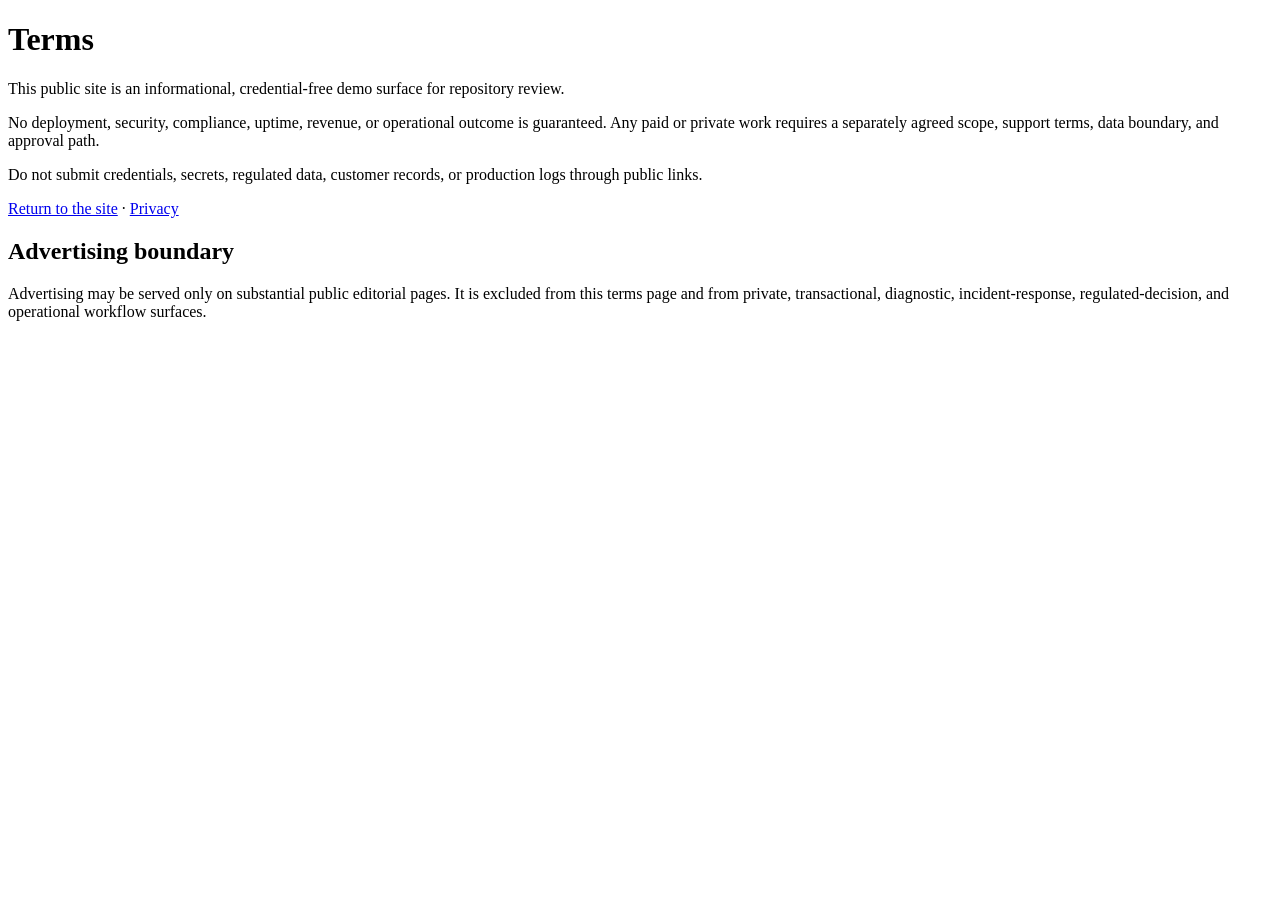
<file: site/terms.html>
<!doctype html>
<html lang="en">
<head>
  <meta charset="utf-8" />
  <meta name="viewport" content="width=device-width, initial-scale=1" />
  <title>Terms | Quantum Workbench</title>
  <meta name="robots" content="index,follow" />
  <link rel="canonical" href="https://quantum-workbench.pages.dev/terms" />
  <meta name="google-adsense-account" content="ca-pub-4973160293737562">
</head>
<body>
  <main>
    <h1>Terms</h1>
    <p>This public site is an informational, credential-free demo surface for repository review.</p>
    <p>No deployment, security, compliance, uptime, revenue, or operational outcome is guaranteed. Any paid or private work requires a separately agreed scope, support terms, data boundary, and approval path.</p>
    <p>Do not submit credentials, secrets, regulated data, customer records, or production logs through public links.</p>
    <p><a href="./">Return to the site</a> · <a href="privacy.html">Privacy</a></p>
<!-- adsense-privacy-disclosure:start -->
<section id="advertising-boundary">
  <h2>Advertising boundary</h2>
  <p>Advertising may be served only on substantial public editorial pages. It is excluded from this terms page and from private, transactional, diagnostic, incident-response, regulated-decision, and operational workflow surfaces.</p>
</section>
<!-- adsense-privacy-disclosure:end -->
</main>
</body>
</html>
</file>
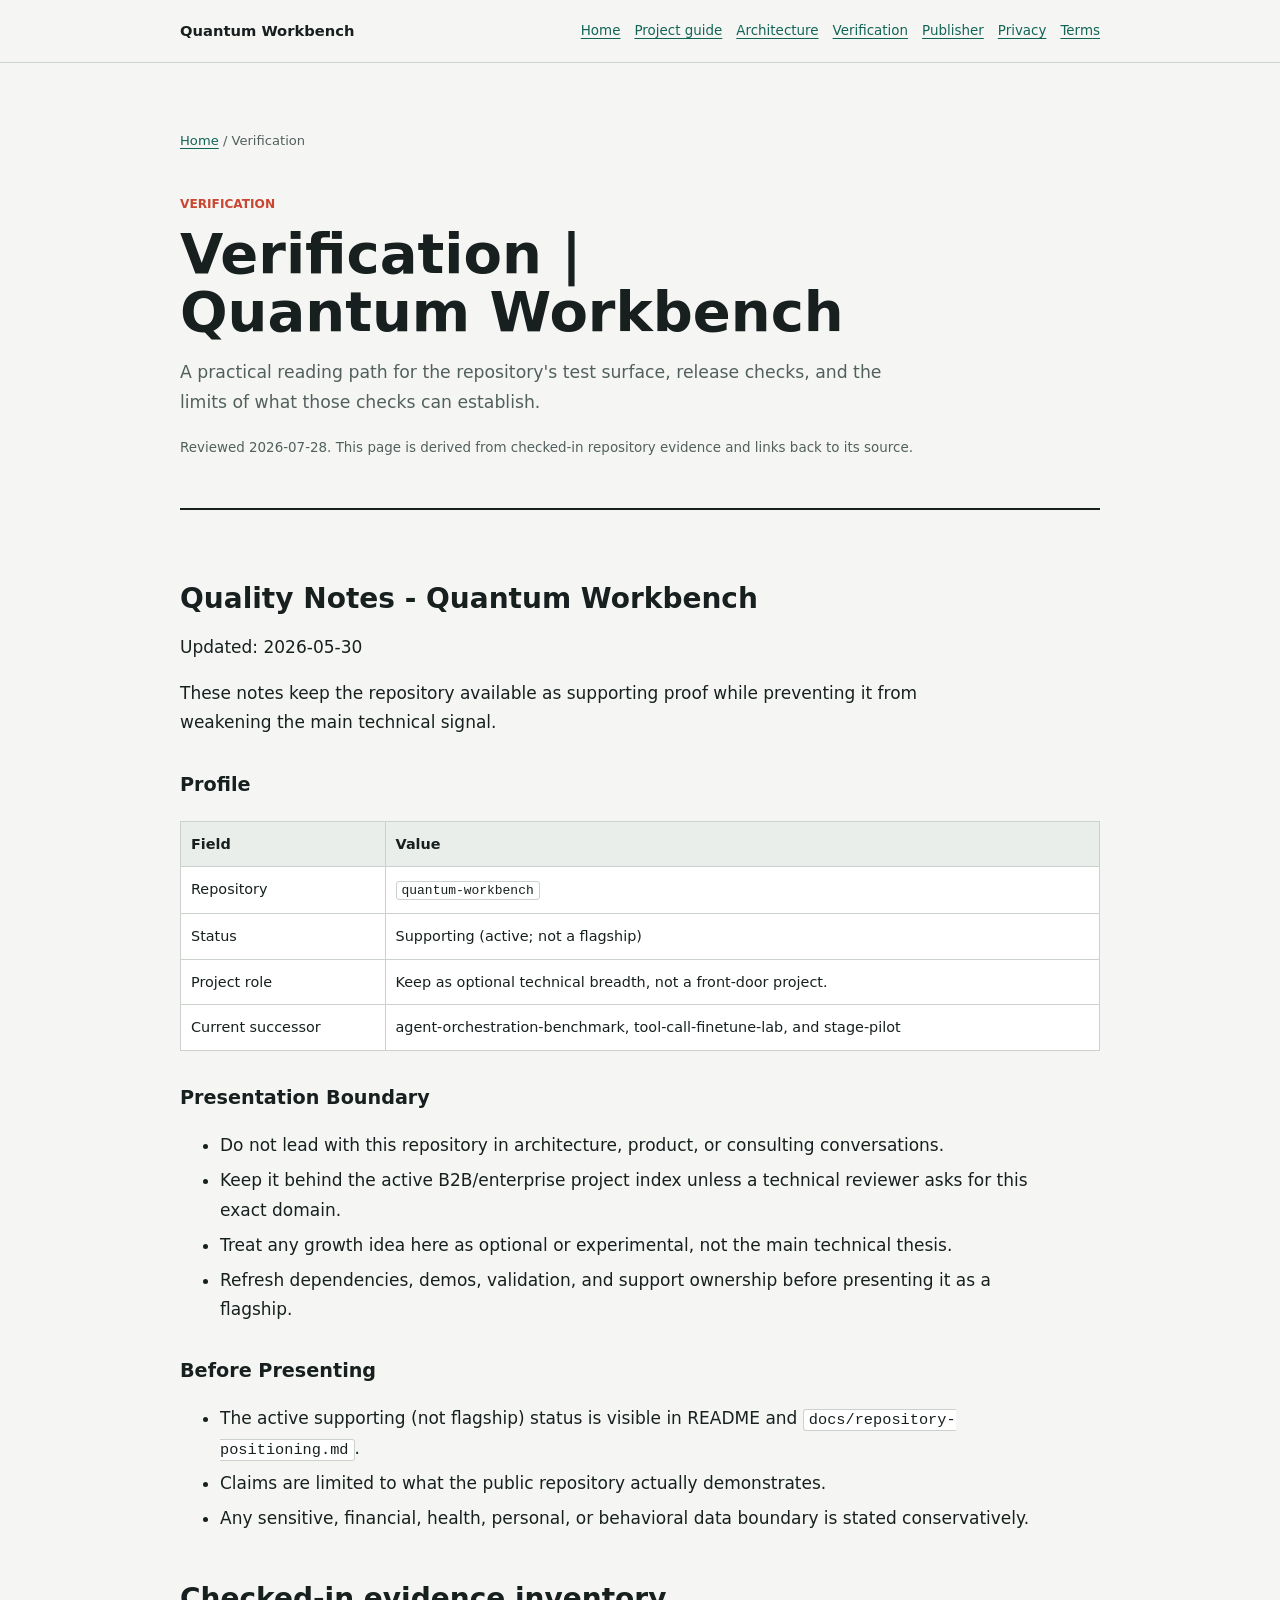
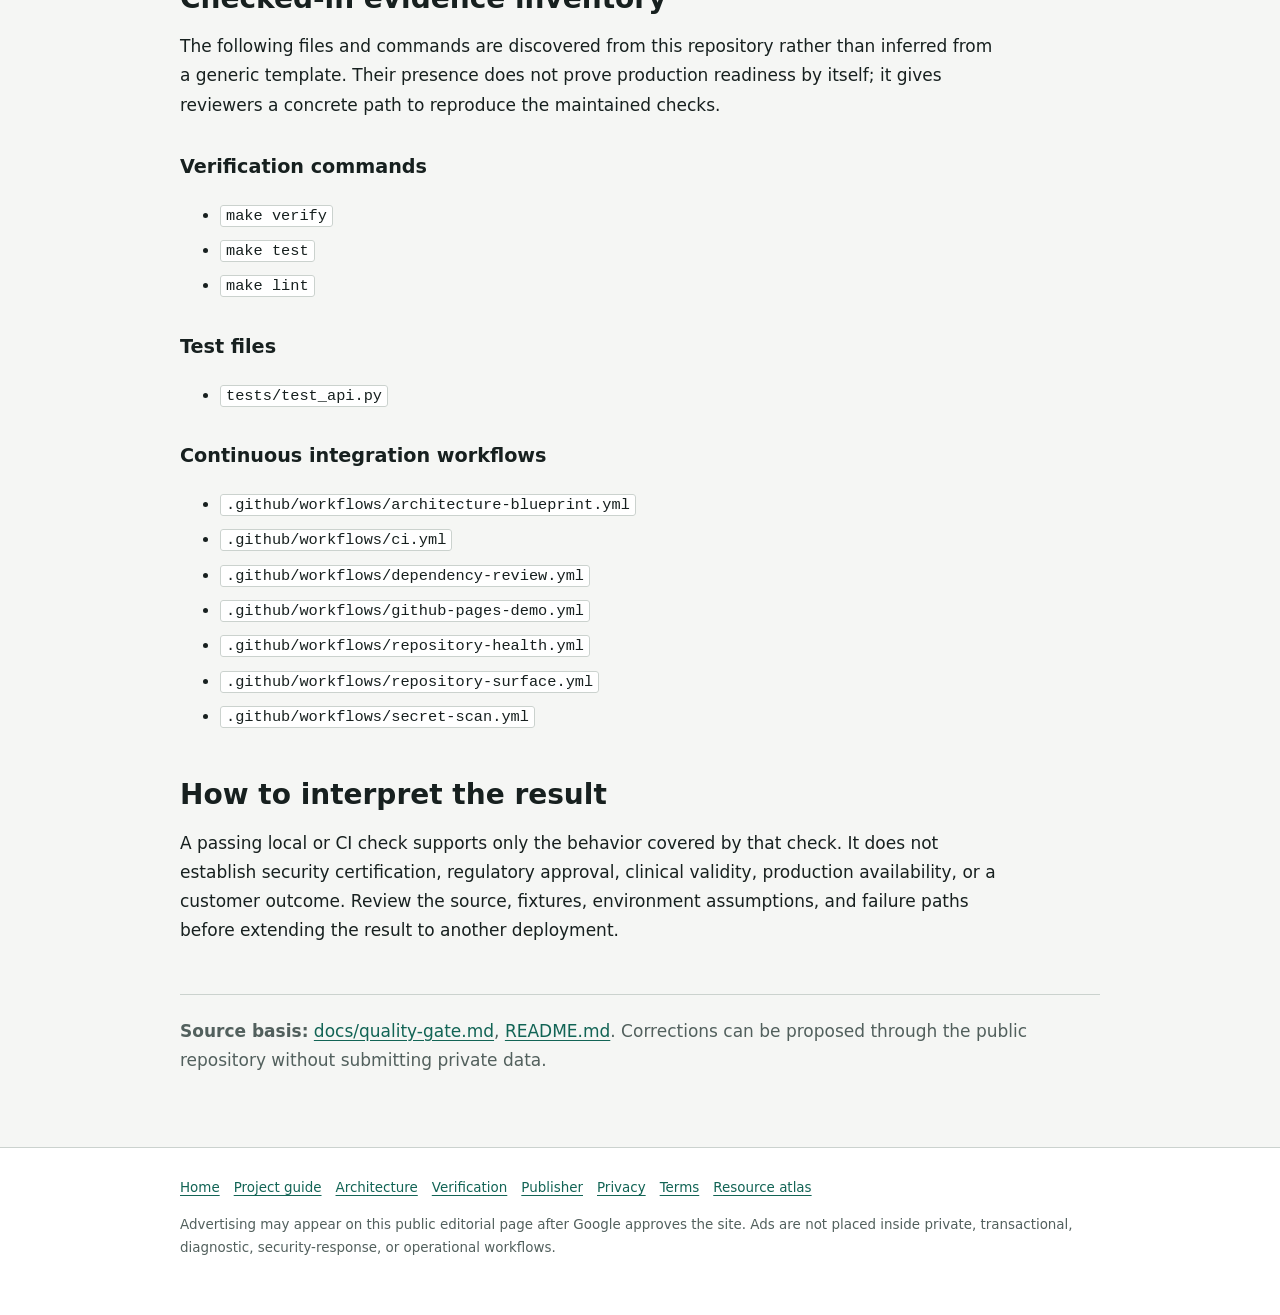
<file: site/verification.html>
<!doctype html>
<html lang="en">
<head>
  <meta charset="utf-8">
  <meta name="viewport" content="width=device-width, initial-scale=1">
  <title>Verification | Quantum Workbench</title>
  <meta name="description" content="Reproducible tests, quality gates, CI files, and evidence limits for Quantum Workbench.">
  <meta name="robots" content="index,follow,max-image-preview:large">
  <meta name="google-adsense-account" content="ca-pub-4973160293737562">
  <link rel="canonical" href="https://quantum-workbench.pages.dev/verification">
  <meta property="og:type" content="article">
  <meta property="og:title" content="Verification | Quantum Workbench">
  <meta property="og:description" content="Reproducible tests, quality gates, CI files, and evidence limits for Quantum Workbench.">
  <meta property="og:url" content="https://quantum-workbench.pages.dev/verification">
  <script type="application/ld+json">{"@context":"https://schema.org","@type":"TechArticle","headline":"Verification | Quantum Workbench","description":"Reproducible tests, quality gates, CI files, and evidence limits for Quantum Workbench.","url":"https://quantum-workbench.pages.dev/verification","dateModified":"2026-07-28","author":{"@type":"Person","name":"Doeon Kim","alternateName":"KIM3310","url":"https://github.com/KIM3310","sameAs":["https://kim3310-doeon-kim-portfolio.pages.dev","https://www.linkedin.com/in/doeon-kim-4742a2388"]},"publisher":{"@type":"Person","name":"Doeon Kim","alternateName":"KIM3310","url":"https://kim3310-doeon-kim-portfolio.pages.dev","sameAs":["https://github.com/KIM3310","https://www.linkedin.com/in/doeon-kim-4742a2388"]},"isAccessibleForFree":true}</script>
  <script async src="https://pagead2.googlesyndication.com/pagead/js/adsbygoogle.js?client=ca-pub-4973160293737562" crossorigin="anonymous"></script>
  <style>
    :root { color-scheme: light; --ink: #17201f; --muted: #52605d; --line: #cbd2ce; --paper: #ffffff; --ground: #f5f6f4; --green: #126455; --coral: #c94732; --gold: #b67a00; }
    * { box-sizing: border-box; }
    html { scroll-behavior: smooth; }
    body { margin: 0; background: var(--ground); color: var(--ink); font: 17px/1.72 Inter, ui-sans-serif, system-ui, -apple-system, BlinkMacSystemFont, "Segoe UI", sans-serif; }
    a { color: var(--green); text-underline-offset: 3px; }
    .site-header { border-bottom: 1px solid var(--line); background: rgba(245, 246, 244, .97); }
    .site-nav, .article-shell, .site-footer-inner { width: min(920px, calc(100% - 32px)); margin: 0 auto; }
    .site-nav { min-height: 62px; display: flex; align-items: center; justify-content: space-between; gap: 20px; }
    .site-nav strong { font-size: .92rem; }
    .nav-links { display: flex; flex-wrap: wrap; gap: 14px; font-size: .84rem; }
    .article-shell { padding: 54px 0 72px; }
    .breadcrumbs { color: var(--muted); font-size: .82rem; }
    .article-intro { padding: 28px 0 36px; border-bottom: 2px solid var(--ink); }
    .kicker { color: var(--coral); font-size: .76rem; font-weight: 800; text-transform: uppercase; }
    h1 { margin: 10px 0 16px; max-width: 18ch; font-size: 3.5rem; line-height: 1.04; letter-spacing: 0; overflow-wrap: anywhere; }
    .lede { max-width: 68ch; color: var(--muted); font-size: 1.08rem; }
    .review-note { margin-top: 18px; color: var(--muted); font-size: .84rem; }
    article { padding-top: 24px; }
    article h2 { margin: 42px 0 12px; padding-top: 6px; font-size: 1.75rem; line-height: 1.2; letter-spacing: 0; }
    article h3 { margin: 30px 0 8px; font-size: 1.2rem; letter-spacing: 0; }
    article h4 { margin: 24px 0 6px; font-size: 1.02rem; letter-spacing: 0; }
    article p, article li { max-width: 76ch; }
    article li + li { margin-top: 6px; }
    pre { max-width: 100%; overflow: auto; border-left: 4px solid var(--gold); background: #1d2423; color: #f6f8f7; padding: 18px; border-radius: 4px; font-size: .86rem; }
    code { overflow-wrap: anywhere; }
    :not(pre) > code { border: 1px solid var(--line); background: var(--paper); padding: 1px 5px; border-radius: 3px; font-size: .9em; }
    .table-scroll { overflow-x: auto; margin: 20px 0; }
    table { width: 100%; border-collapse: collapse; background: var(--paper); font-size: .9rem; }
    th, td { border: 1px solid var(--line); padding: 10px; text-align: left; vertical-align: top; }
    th { background: #e9eeeb; }
    .boundary-note { margin: 30px 0 4px; border-left: 4px solid var(--coral); background: var(--paper); padding: 18px; }
    .source-basis { margin-top: 48px; border-top: 1px solid var(--line); padding-top: 22px; color: var(--muted); }
    .site-footer { border-top: 1px solid var(--line); background: var(--paper); }
    .site-footer-inner { padding: 28px 0 44px; color: var(--muted); font-size: .84rem; }
    .site-footer-links { display: flex; flex-wrap: wrap; gap: 14px; margin-bottom: 12px; }
    @media (max-width: 720px) {
      .site-nav { align-items: flex-start; flex-direction: column; padding: 14px 0; }
      .article-shell { padding-top: 32px; }
      h1 { font-size: 2.35rem; }
    }
  </style>
</head>
<body data-ad-surface="editorial">
  <header class="site-header">
    <nav class="site-nav" aria-label="Primary">
      <strong>Quantum Workbench</strong>
      <div class="nav-links"><a href="/">Home</a><a href="/guide">Project guide</a><a href="/architecture">Architecture</a><a href="/verification">Verification</a><a href="/publisher">Publisher</a><a href="/privacy">Privacy</a><a href="/terms">Terms</a></div>
    </nav>
  </header>
  <main class="article-shell">
    <p class="breadcrumbs"><a href="/">Home</a> / Verification</p>
    <header class="article-intro">
      <div class="kicker">Verification</div>
      <h1>Verification | Quantum Workbench</h1>
      <p class="lede">A practical reading path for the repository&#039;s test surface, release checks, and the limits of what those checks can establish.</p>
      <p class="review-note">Reviewed 2026-07-28. This page is derived from checked-in repository evidence and links back to its source.</p>
    </header>

    <article><h2>Quality Notes - Quantum Workbench</h2>
<p>Updated: 2026-05-30</p>
<p>These notes keep the repository available as supporting proof while preventing it from weakening the main technical signal.</p>
<h3>Profile</h3>
<div class="table-scroll"><table><thead><tr><th>Field</th><th>Value</th></tr></thead><tbody><tr><td>Repository</td><td><code>quantum-workbench</code></td></tr><tr><td>Status</td><td>Supporting (active; not a flagship)</td></tr><tr><td>Project role</td><td>Keep as optional technical breadth, not a front-door project.</td></tr><tr><td>Current successor</td><td>agent-orchestration-benchmark, tool-call-finetune-lab, and stage-pilot</td></tr></tbody></table></div>
<h3>Presentation Boundary</h3>
<ul><li>Do not lead with this repository in architecture, product, or consulting conversations.</li><li>Keep it behind the active B2B/enterprise project index unless a technical reviewer asks for this exact domain.</li><li>Treat any growth idea here as optional or experimental, not the main technical thesis.</li><li>Refresh dependencies, demos, validation, and support ownership before presenting it as a flagship.</li></ul>
<h3>Before Presenting</h3>
<ul><li>The active supporting (not flagship) status is visible in README and <code>docs/repository-positioning.md</code>.</li><li>Claims are limited to what the public repository actually demonstrates.</li><li>Any sensitive, financial, health, personal, or behavioral data boundary is stated conservatively.</li></ul>
      <h2>Checked-in evidence inventory</h2>
      <p>The following files and commands are discovered from this repository rather than inferred from a generic template. Their presence does not prove production readiness by itself; it gives reviewers a concrete path to reproduce the maintained checks.</p>
      <h3>Verification commands</h3>
      <ul><li><code>make verify</code></li><li><code>make test</code></li><li><code>make lint</code></li></ul>
      <h3>Test files</h3>
      <ul><li><code>tests/test_api.py</code></li></ul>
      <h3>Continuous integration workflows</h3>
      <ul><li><code>.github/workflows/architecture-blueprint.yml</code></li><li><code>.github/workflows/ci.yml</code></li><li><code>.github/workflows/dependency-review.yml</code></li><li><code>.github/workflows/github-pages-demo.yml</code></li><li><code>.github/workflows/repository-health.yml</code></li><li><code>.github/workflows/repository-surface.yml</code></li><li><code>.github/workflows/secret-scan.yml</code></li></ul>
      <h2>How to interpret the result</h2>
      <p>A passing local or CI check supports only the behavior covered by that check. It does not establish security certification, regulatory approval, clinical validity, production availability, or a customer outcome. Review the source, fixtures, environment assumptions, and failure paths before extending the result to another deployment.</p></article>
    <aside class="source-basis">
      <strong>Source basis:</strong> <a href="https://github.com/KIM3310/quantum-workbench/blob/main/docs/quality-gate.md" rel="noopener">docs/quality-gate.md</a>, <a href="https://github.com/KIM3310/quantum-workbench/blob/main/README.md" rel="noopener">README.md</a>. Corrections can be proposed through the public repository without submitting private data.
    </aside>
  </main>
  <footer class="site-footer">
    <div class="site-footer-inner">
      <div class="site-footer-links"><a href="/">Home</a><a href="/guide">Project guide</a><a href="/architecture">Architecture</a><a href="/verification">Verification</a><a href="/publisher">Publisher</a><a href="/privacy">Privacy</a><a href="/terms">Terms</a><a href="https://kim3310-doeon-kim-portfolio.pages.dev/">Resource atlas</a></div>
      <p>Advertising may appear on this public editorial page after Google approves the site. Ads are not placed inside private, transactional, diagnostic, security-response, or operational workflows.</p>
    </div>
  </footer>
</body>
</html>
</file>
